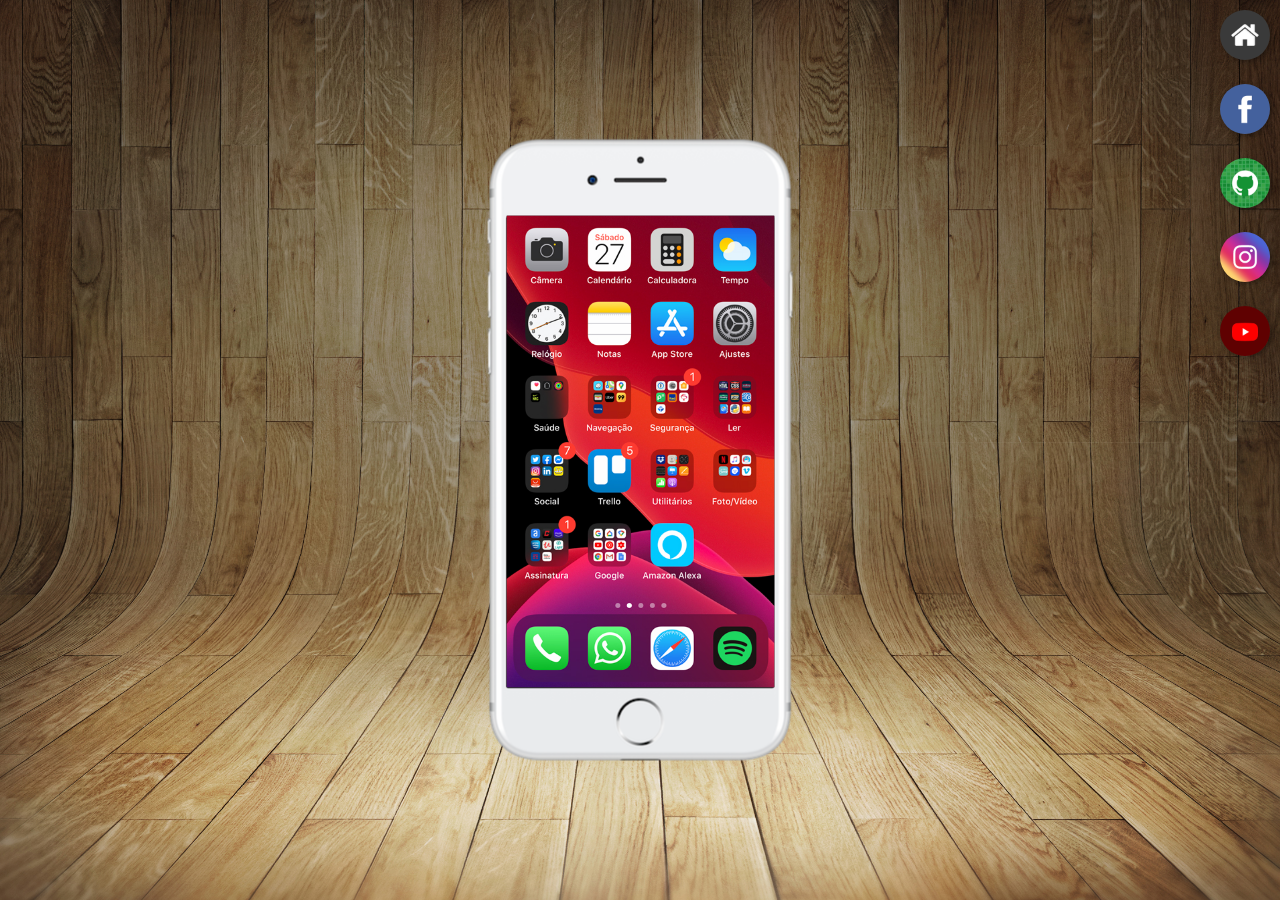
<file: index.html>
<!DOCTYPE html>
<html lang="pt-BR">
<head>
    <meta charset="UTF-8">
    <meta http-equiv="X-UA-Compatible" content="IE=edge">
    <meta name="viewport" content="width=device-width, initial-scale=1.0">
    <title>Rede sociais</title>
    <link rel="shortcut icon" href="favicon.ico" type="image/x-icon">
    <link rel="stylesheet" href="estilos/style.css">
</head>
<body>
    <main>
        <section id="telefone">
            <iframe name="tela" id="tela" src="home.html" frameborder="0">
                seu navegador nao e compatível
            </iframe>
        </section>
        <section id="redes-sociais">
            <a href="home.html" target="tela"><img src="imagens/logo-home.jpg" alt="home"></a><br>

            <a href="facebook.html" target="tela"><img src="imagens/logo-facebook.jpg" alt="logo-facebook"></a><br>

            <a href="github.html" target="tela"><img src="imagens/logo-github.jpg" alt="logo-github"></a><br>

            <a href="instagram.html" target="tela"><img src="imagens/logo-instagram.jpg" alt="logo-instagram"></a><br>

            <a href="youtube.html" target="tela"><img src="imagens/logo-youtube.jpg" alt="logo-youtube"></a><br>
        </section>
    </main>
</body>
</html>
</file>
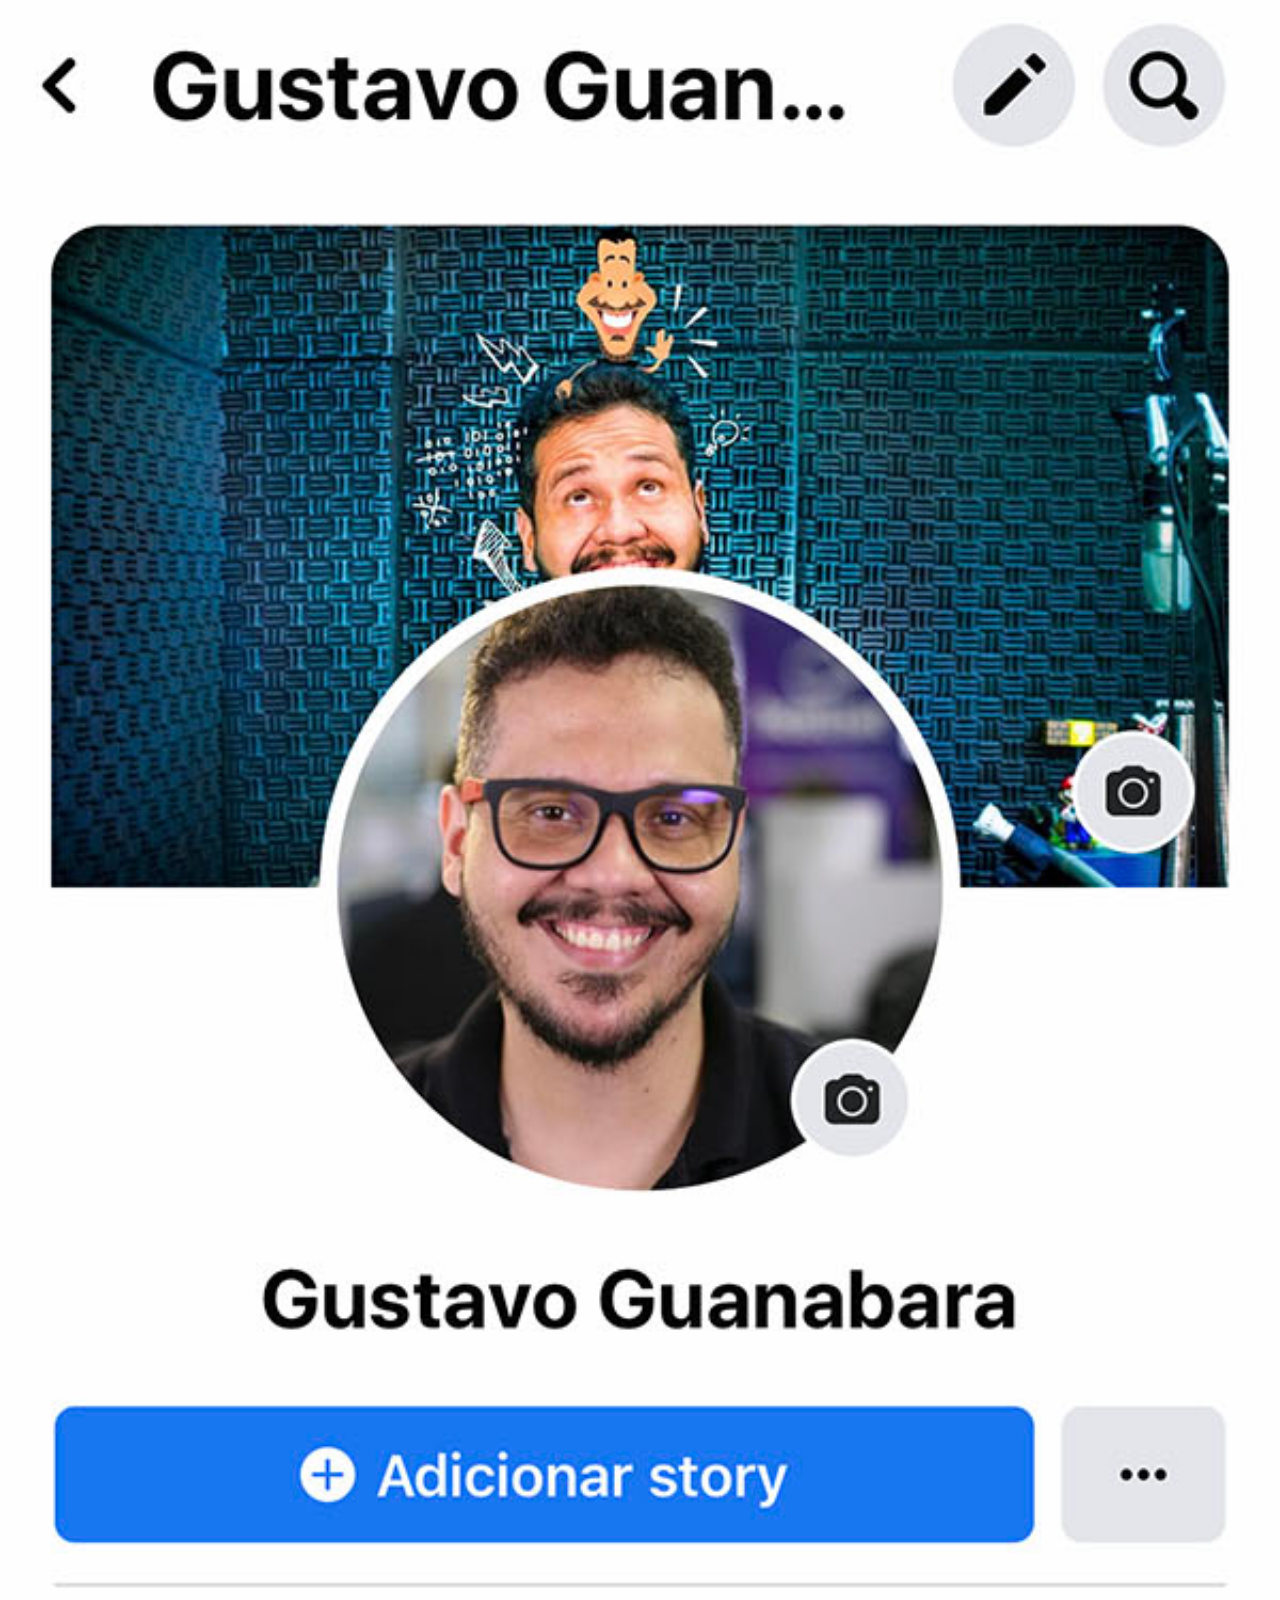
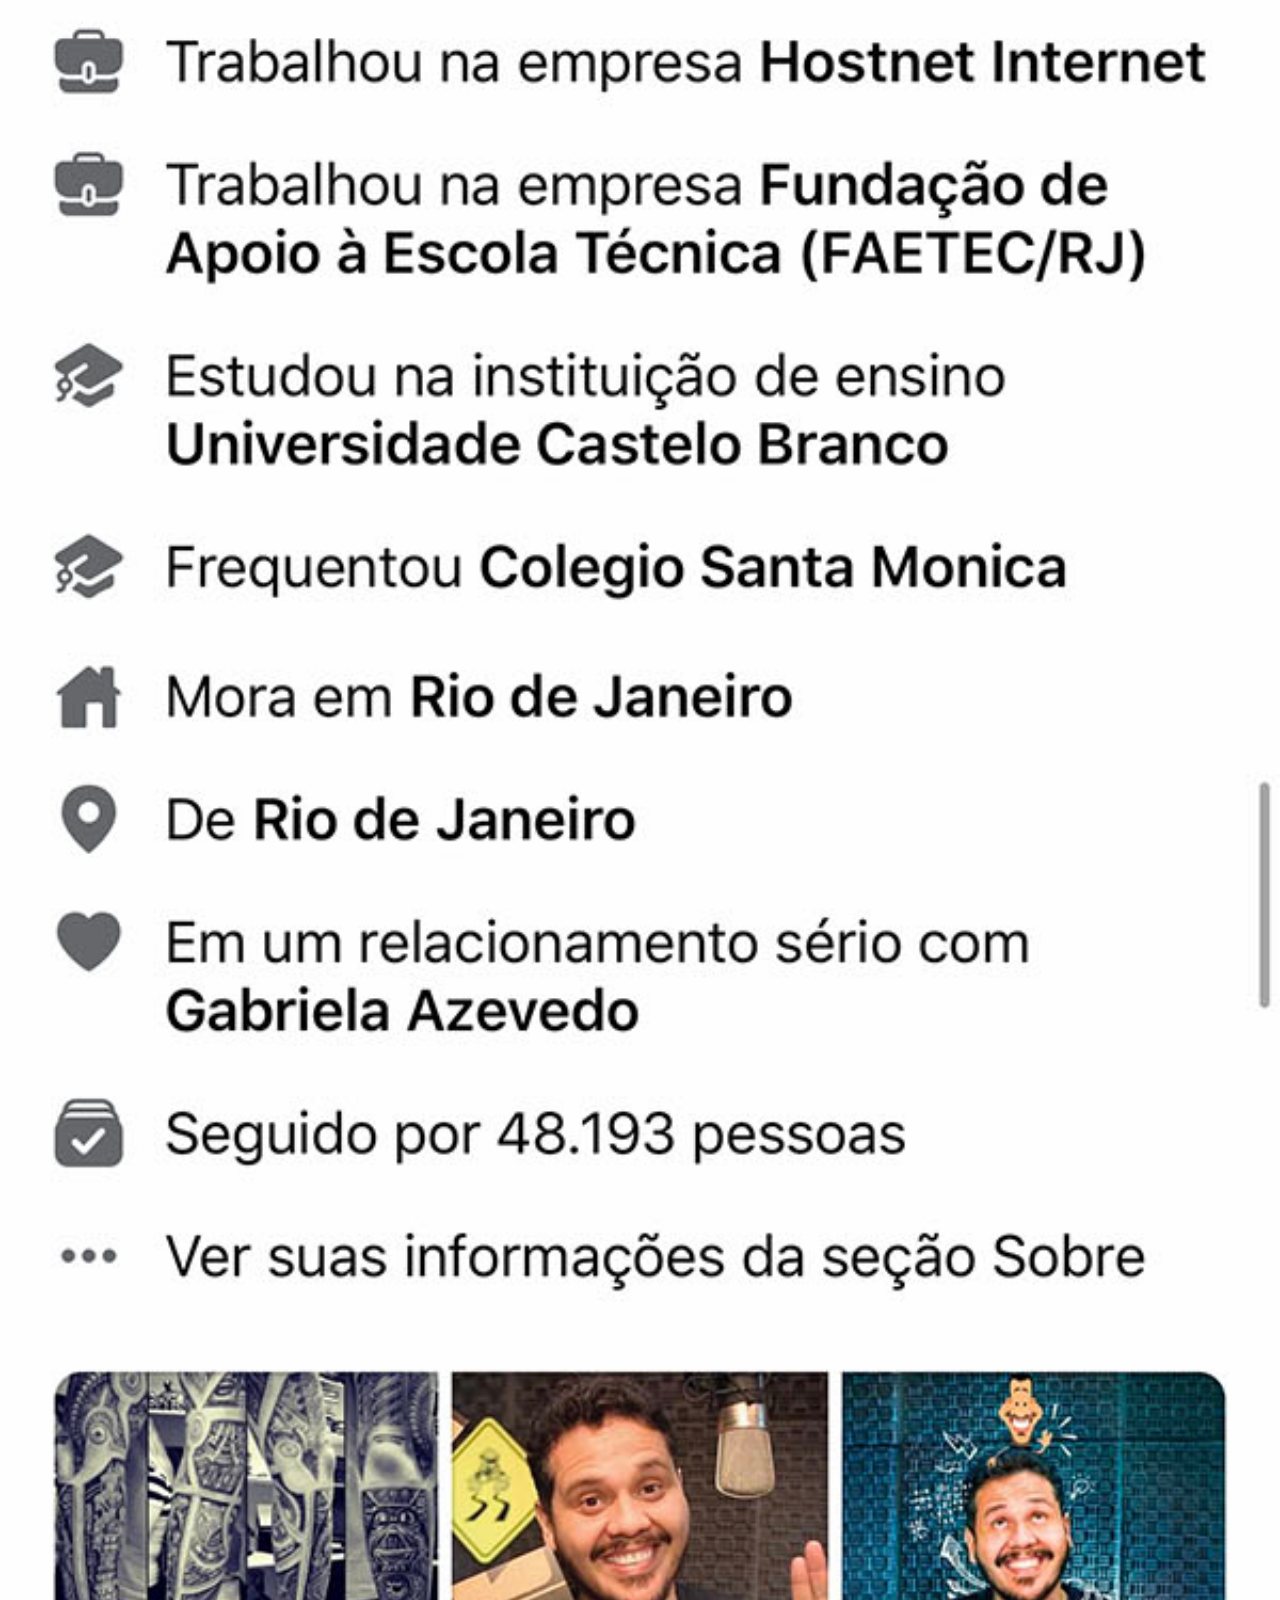
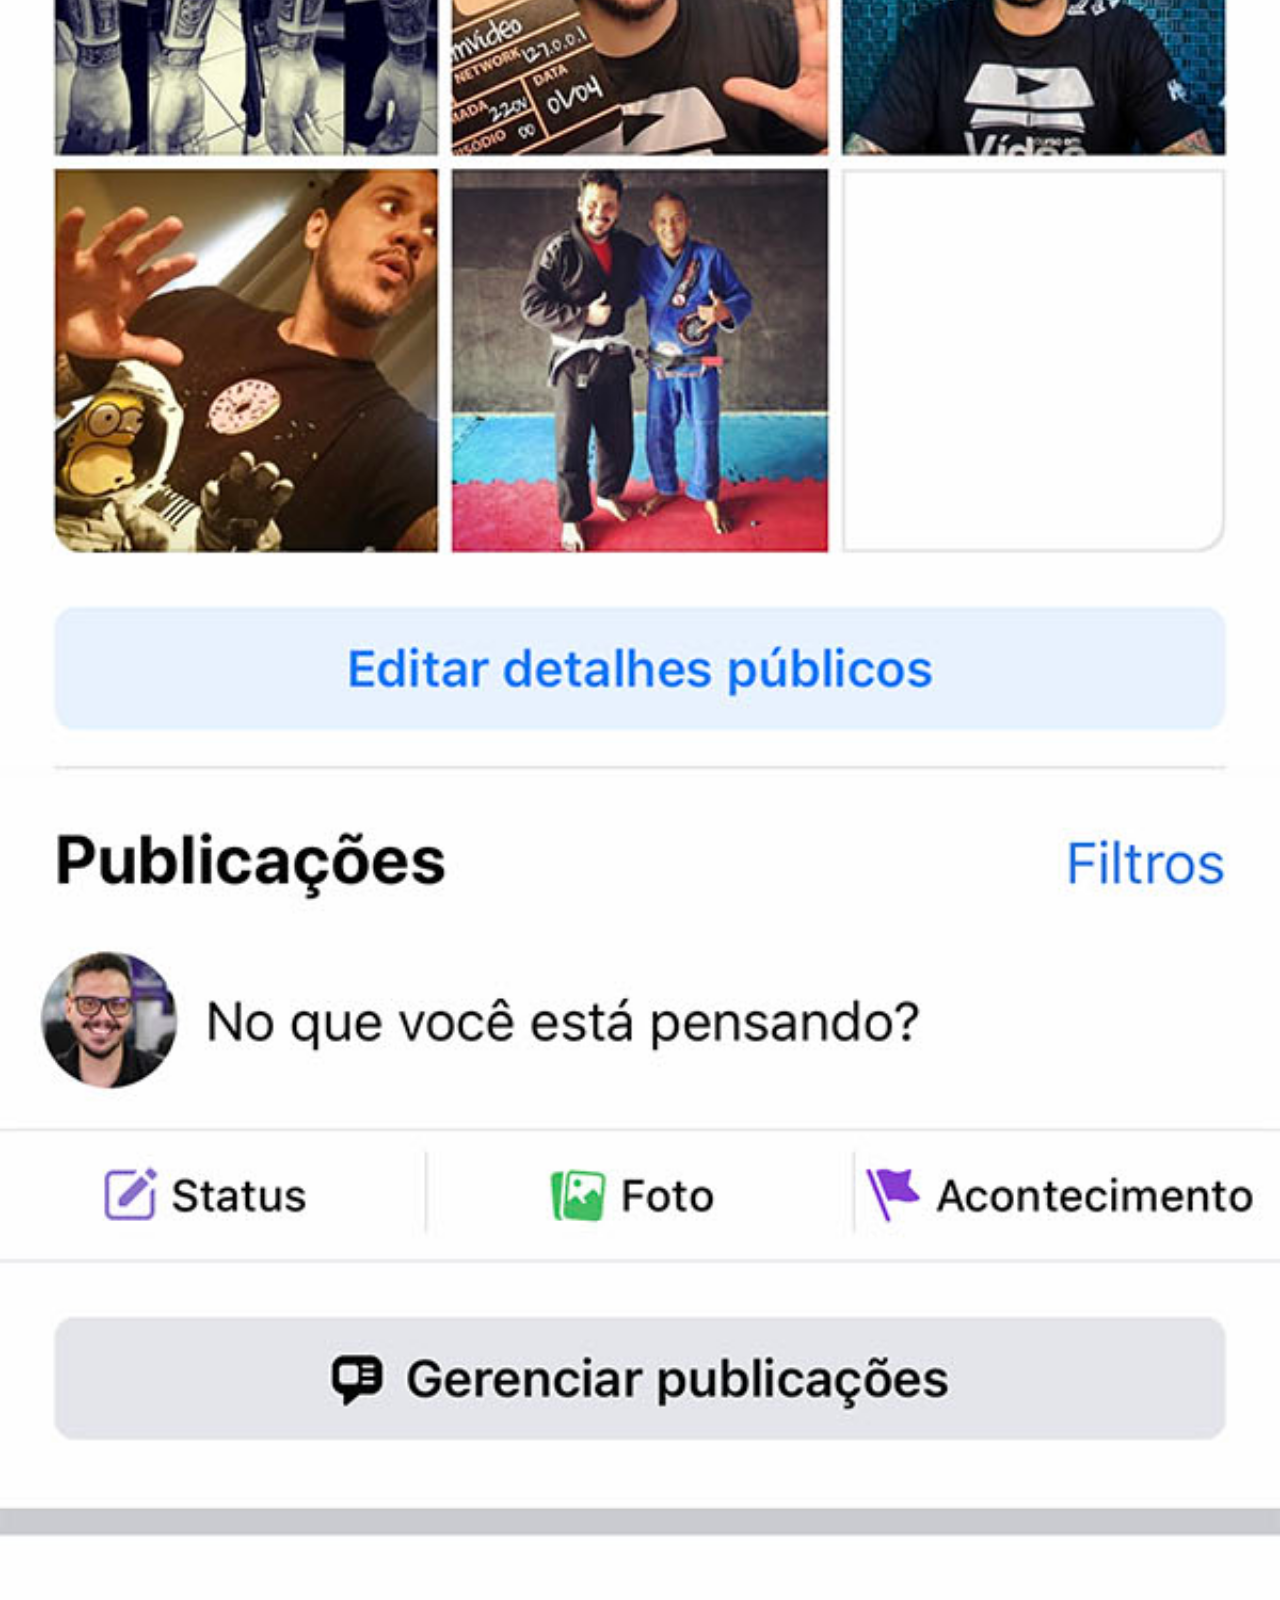
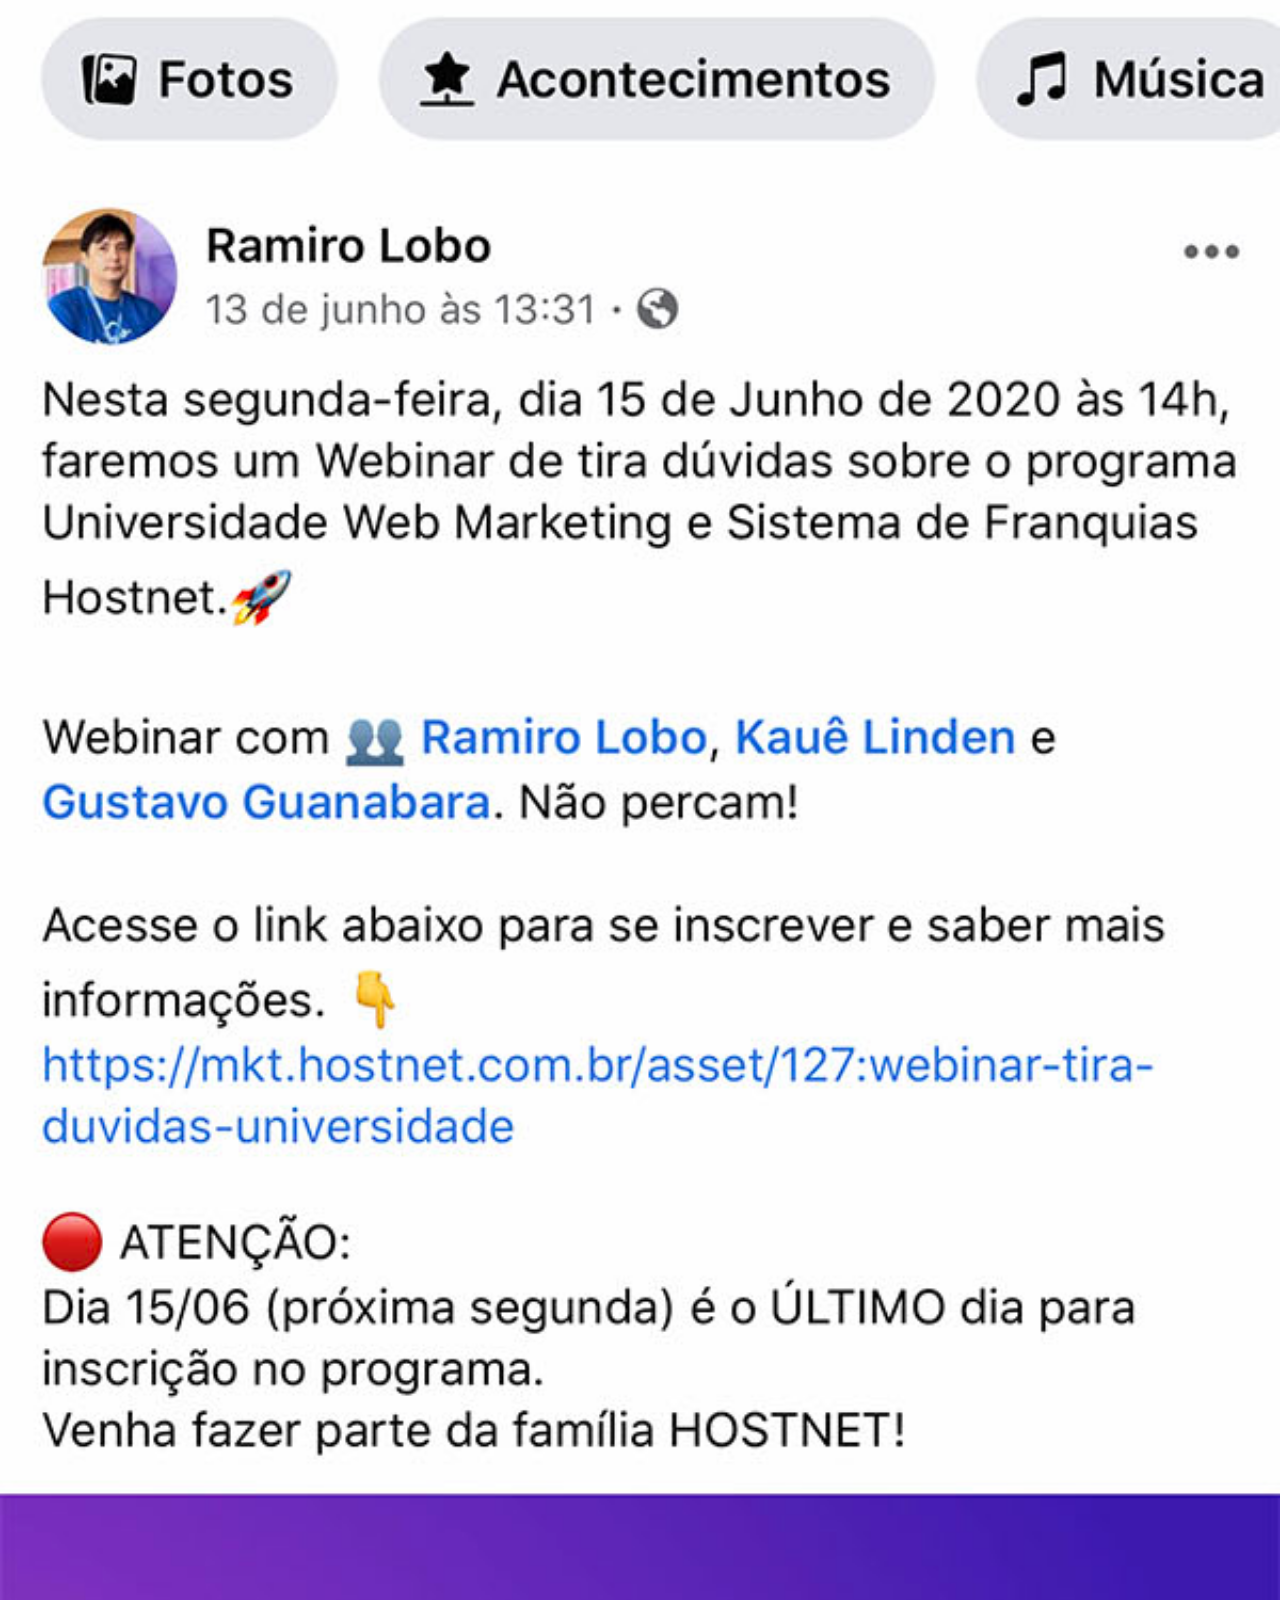
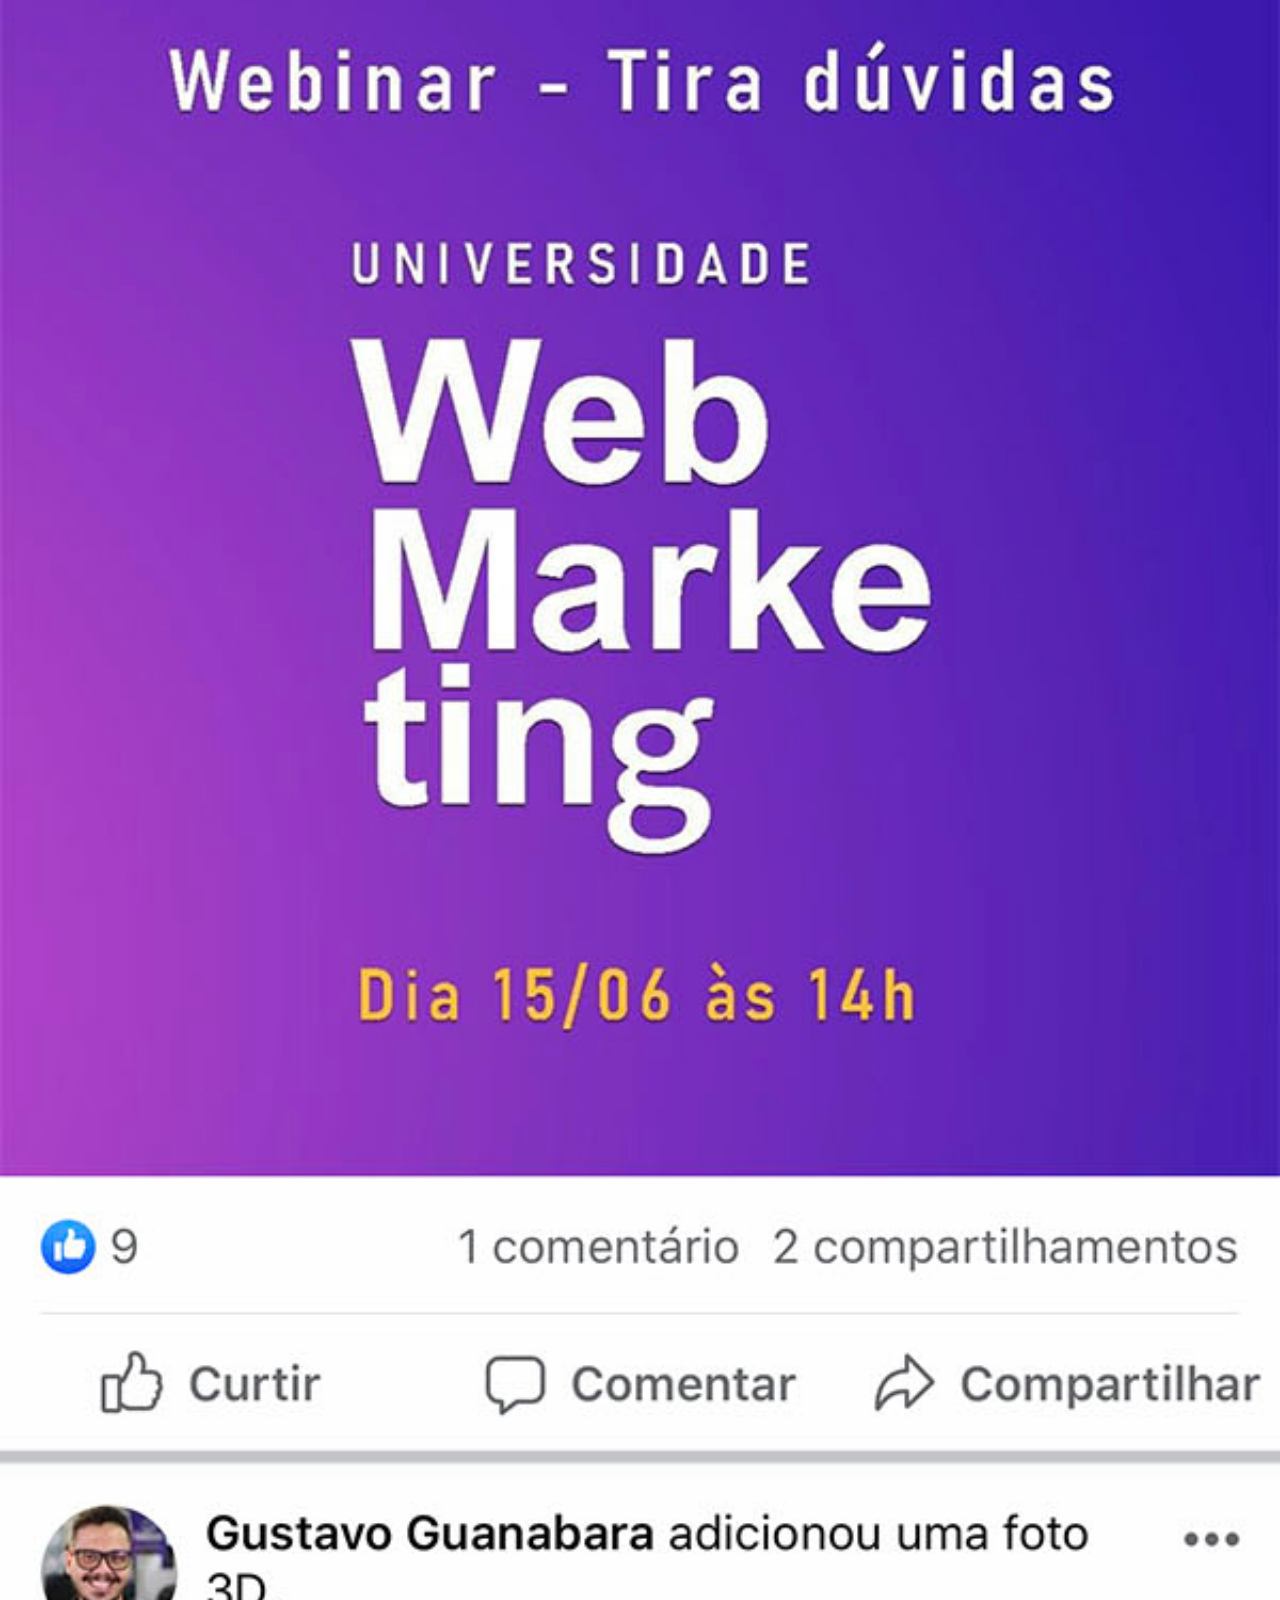
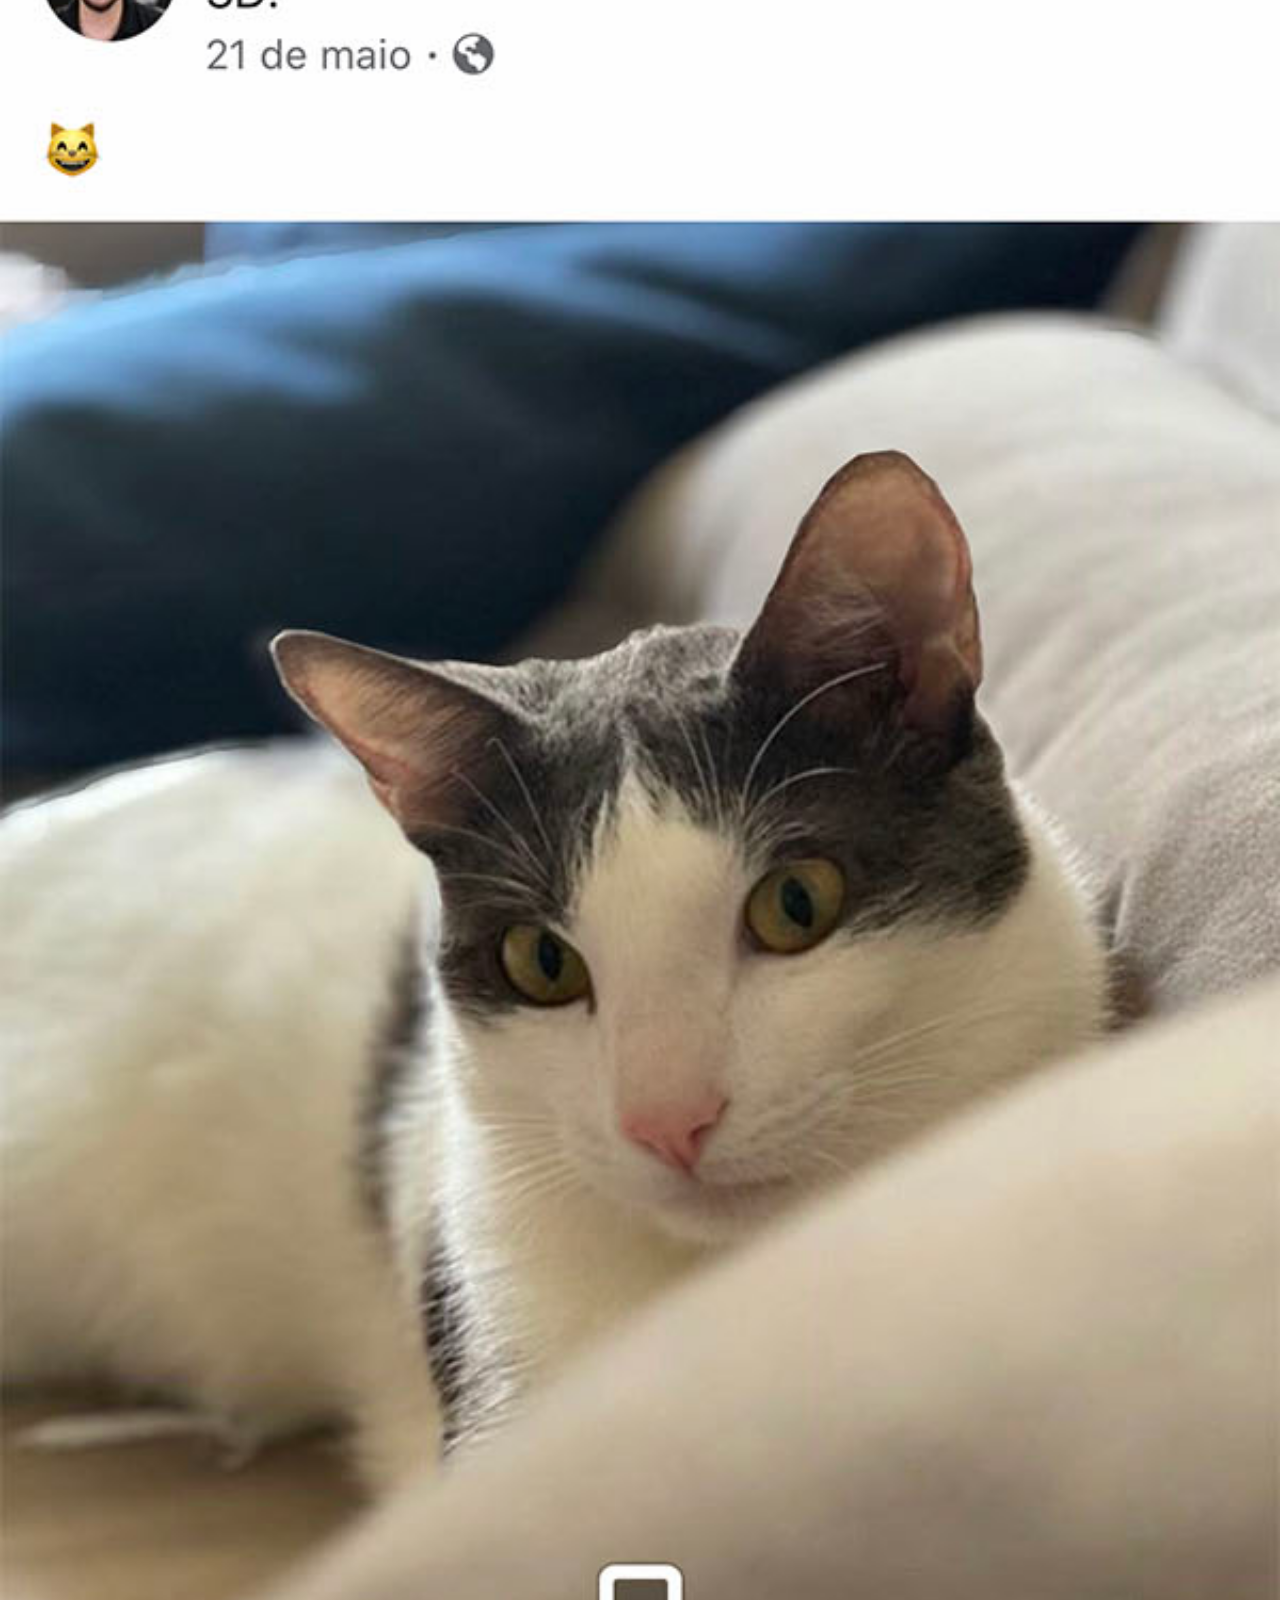
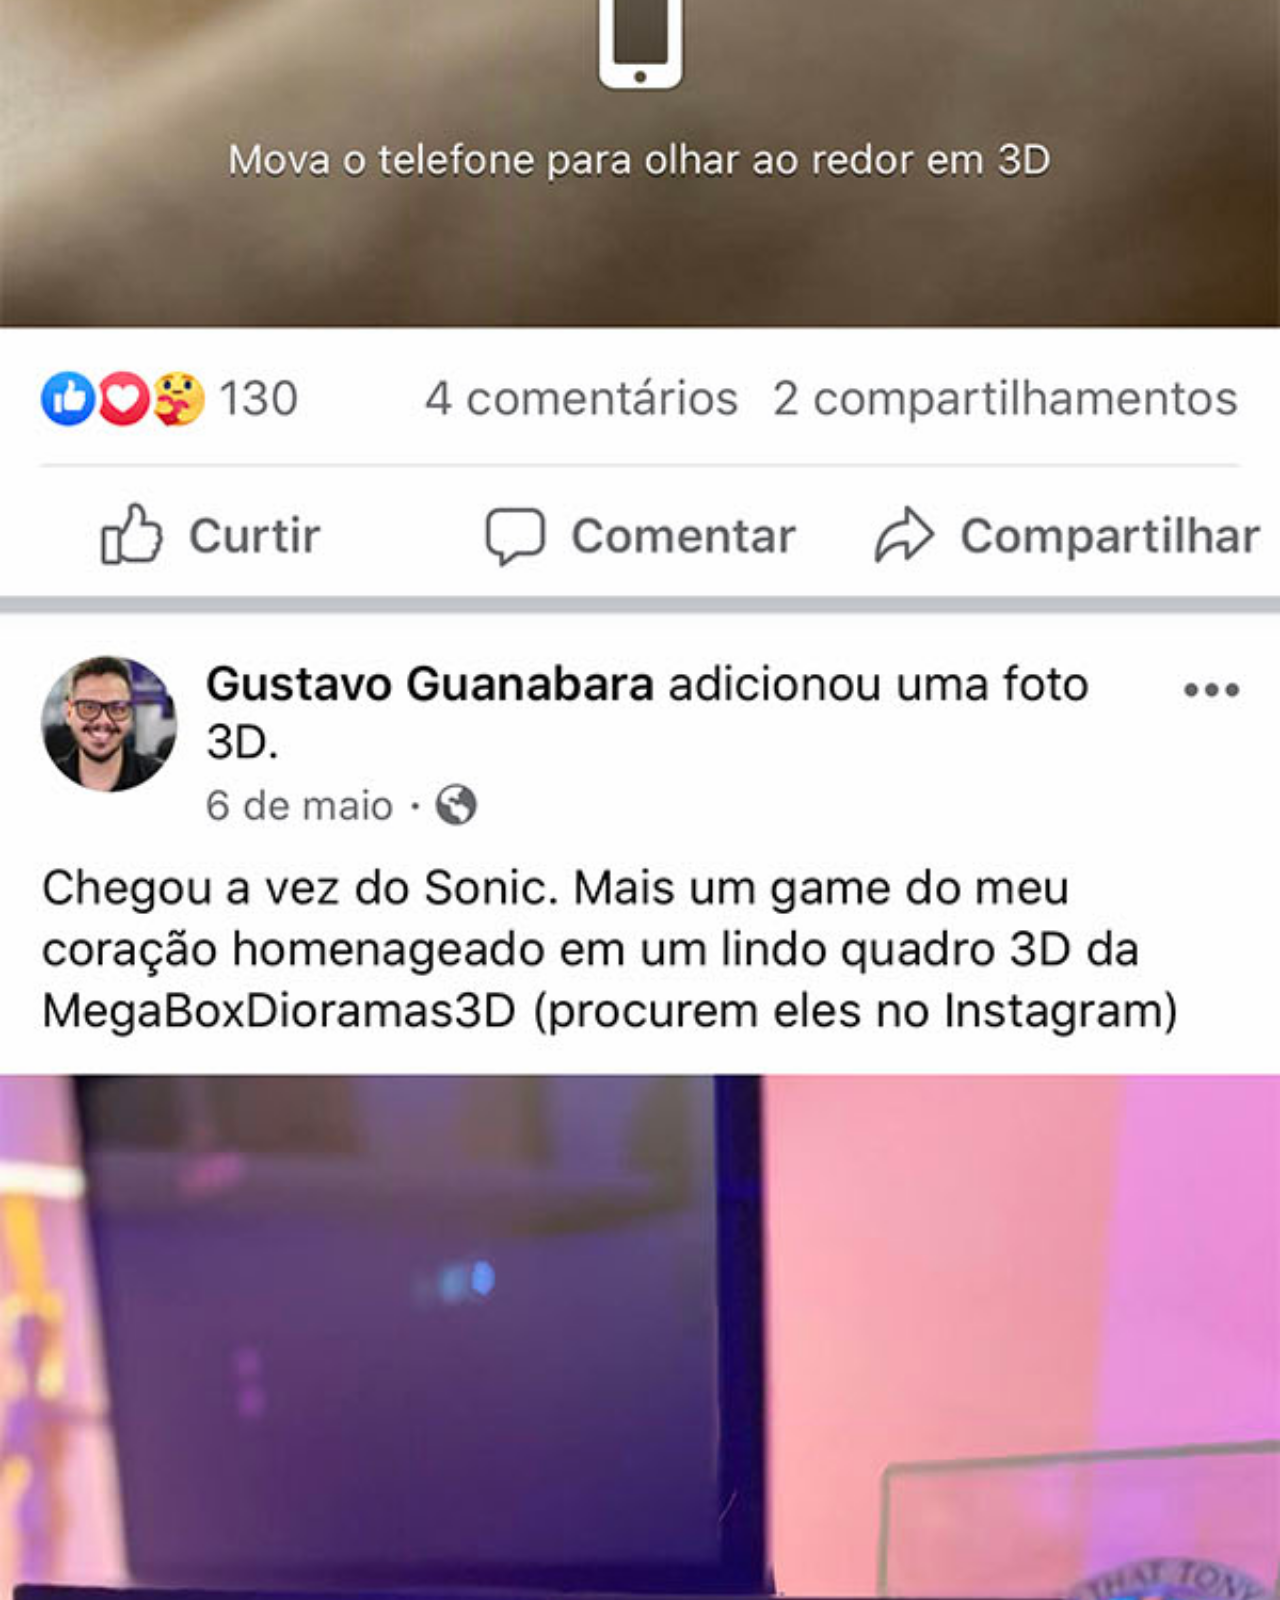
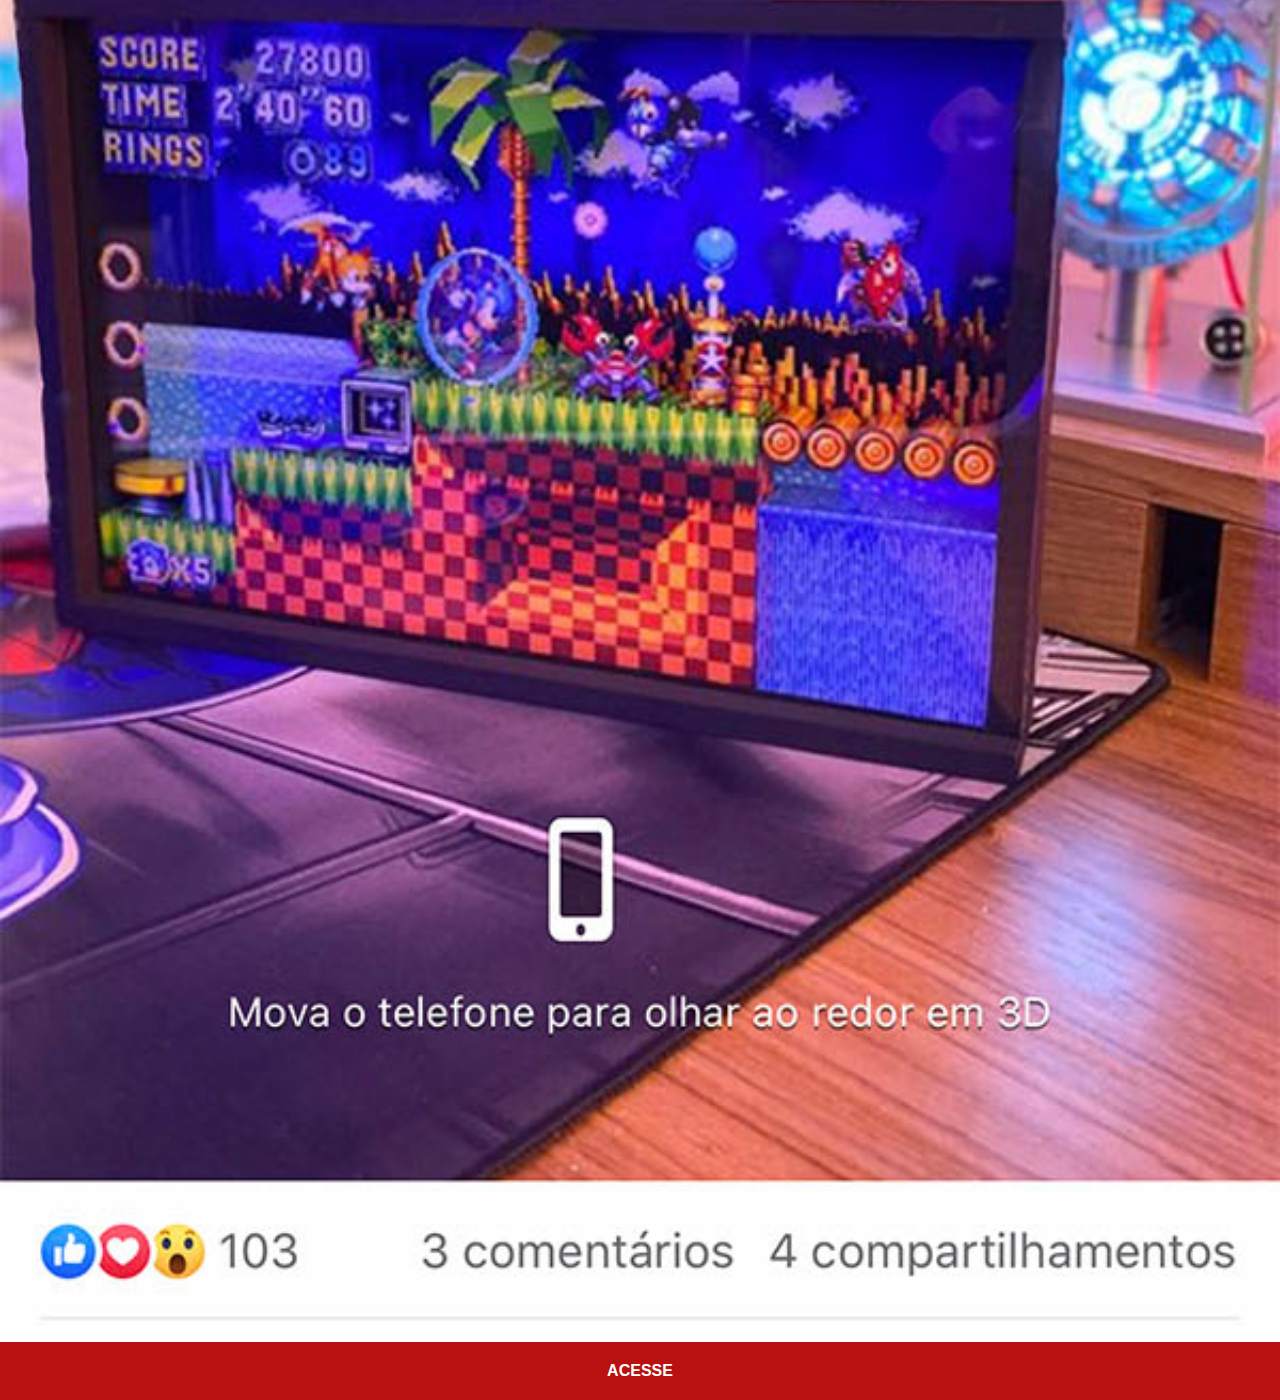
<file: facebook.html>
<!DOCTYPE html>
<html lang="pt-BR">
<head>
    <meta charset="UTF-8">
    <meta http-equiv="X-UA-Compatible" content="IE=edge">
    <meta name="viewport" content="width=device-width, initial-scale=1.0">
    <title>facebook</title>
    <link rel="stylesheet" href="estilos/social.css">
</head>
<body>
    <img src="imagens/tela-facebook.jpg" alt="facebook">
    <a href="https://www.facebook.com/profile.php?id=100008613853864" target="_blank">ACESSE</a>
</body>
</html>
</file>
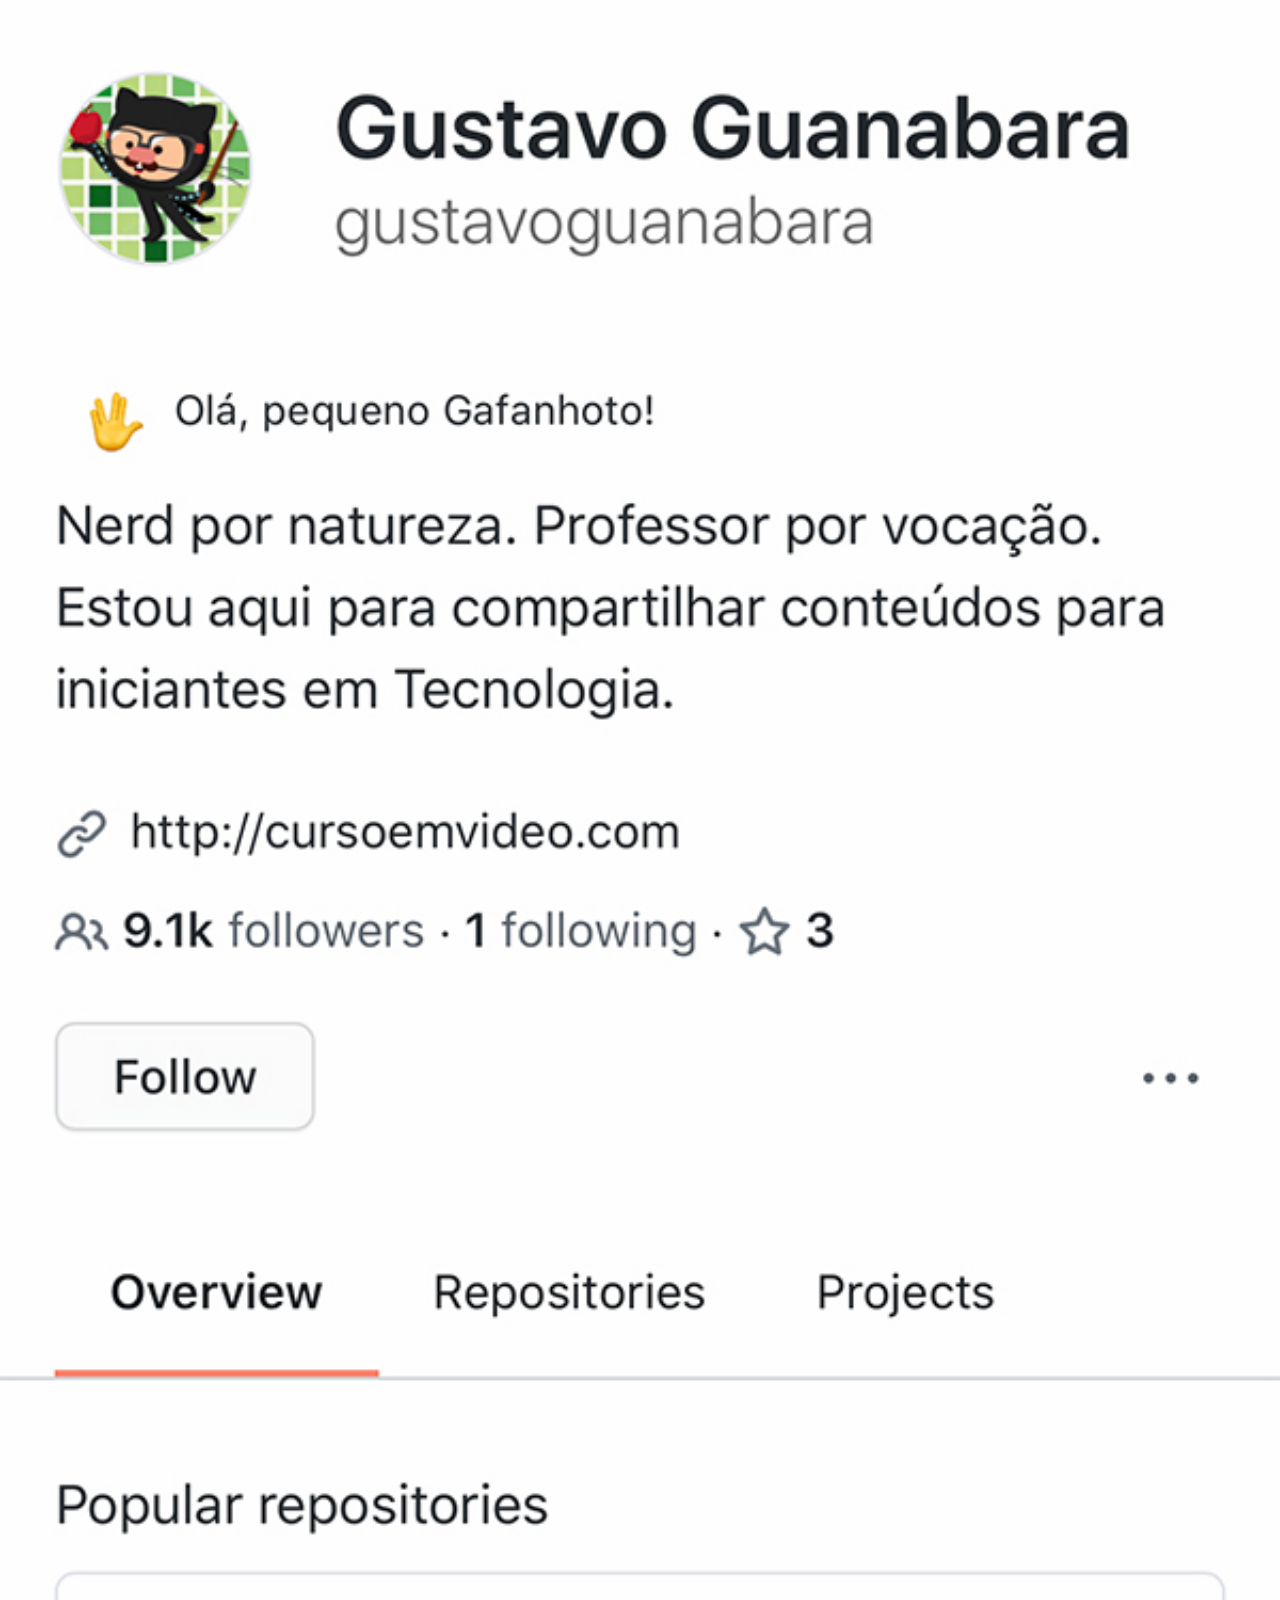
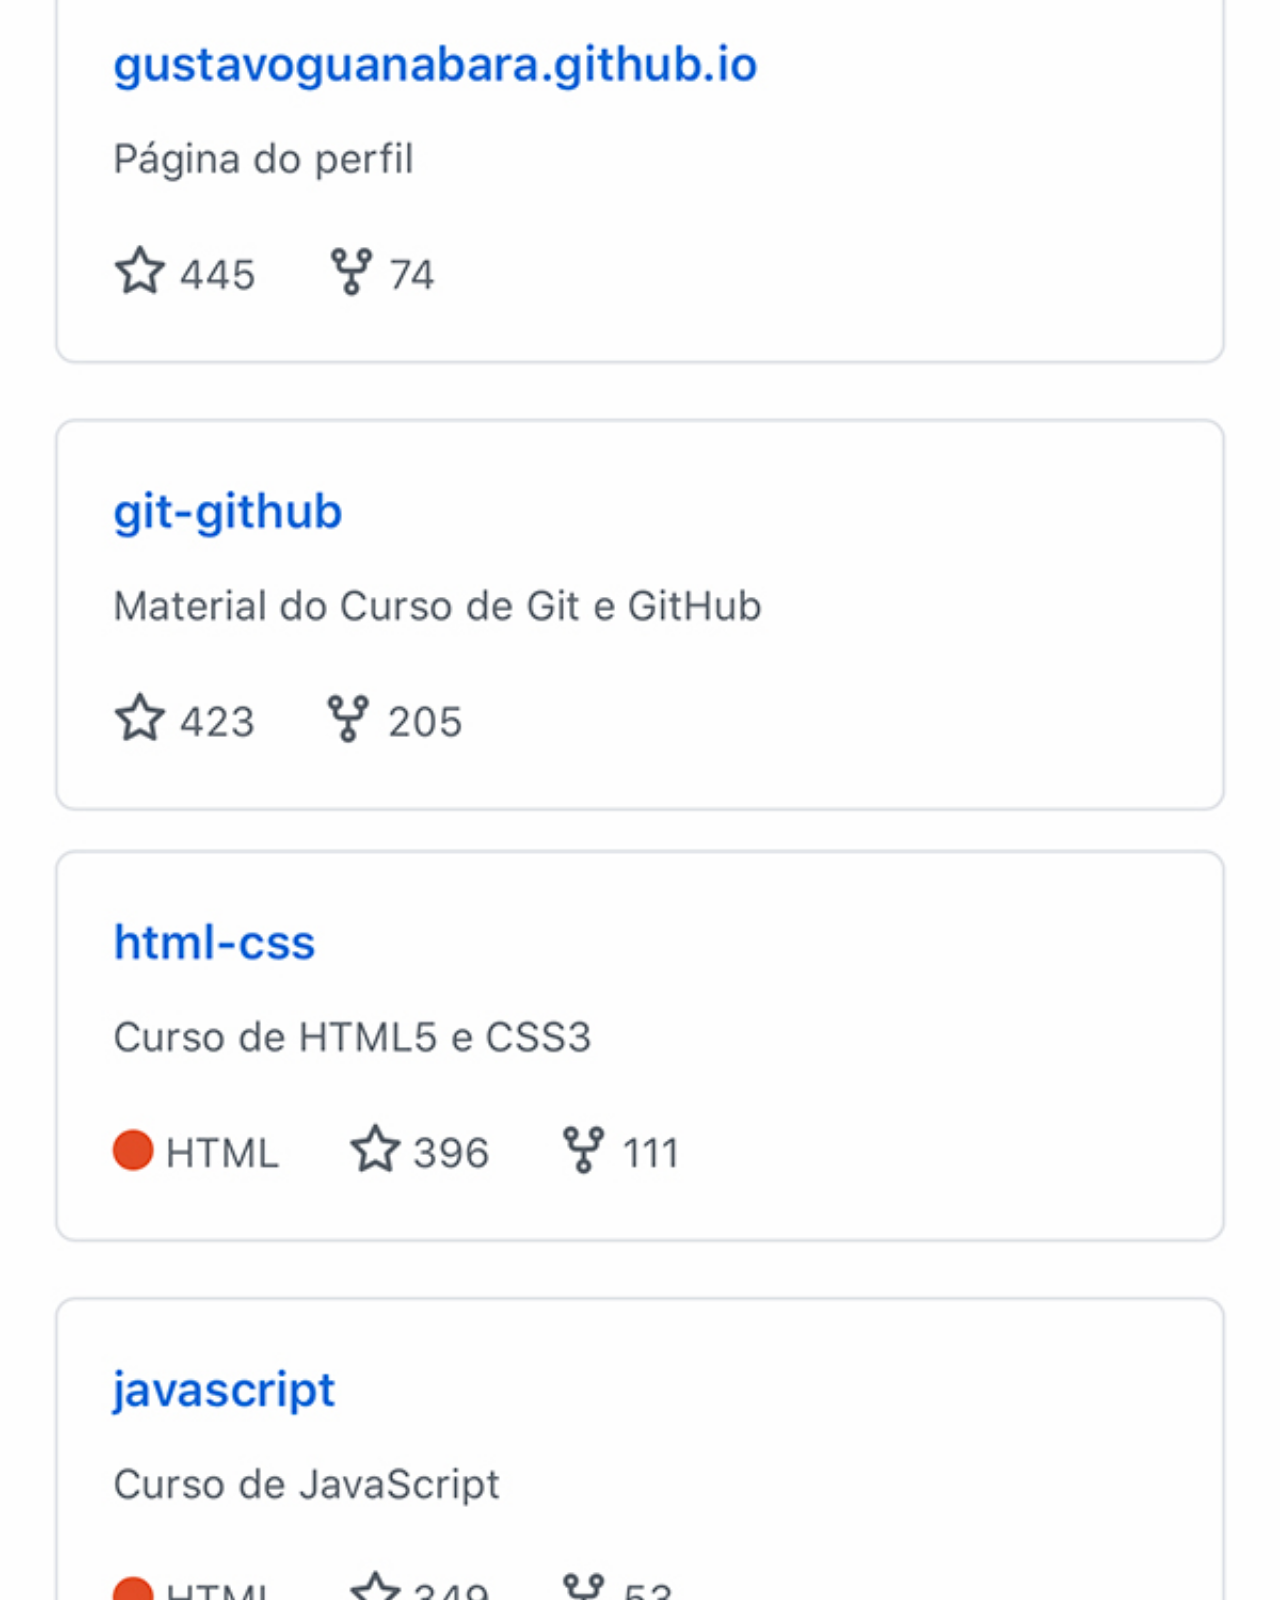
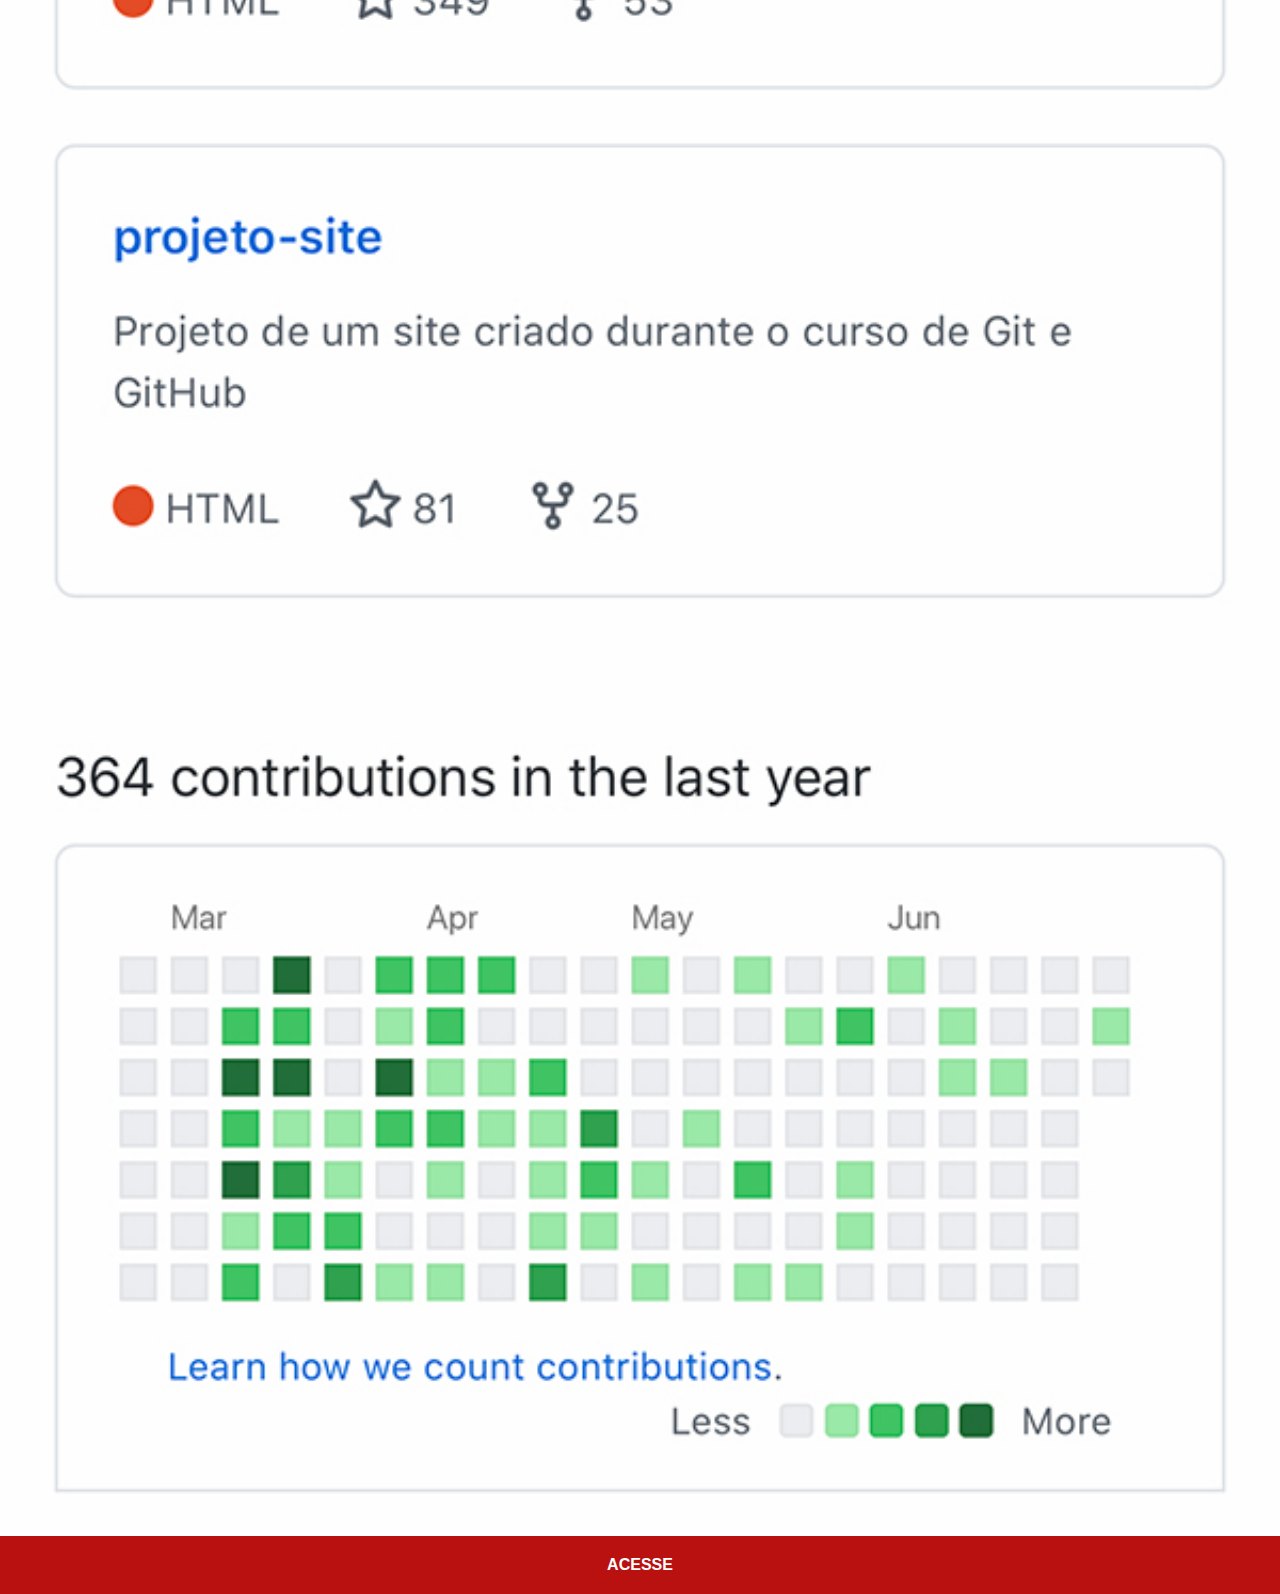
<file: github.html>
<!DOCTYPE html>
<html lang="pt-BR">
<head>
    <meta charset="UTF-8">
    <meta http-equiv="X-UA-Compatible" content="IE=edge">
    <meta name="viewport" content="width=device-width, initial-scale=1.0">
    <title>Git Hub</title>
    <link rel="stylesheet" href="estilos/social.css">
</head>
<body>
    <img src="imagens/tela-github.jpg" alt="github">
    <a href="http://127.0.0.1:5500/index.html" target="_blank">ACESSE</a>
</body>
</html>
</file>
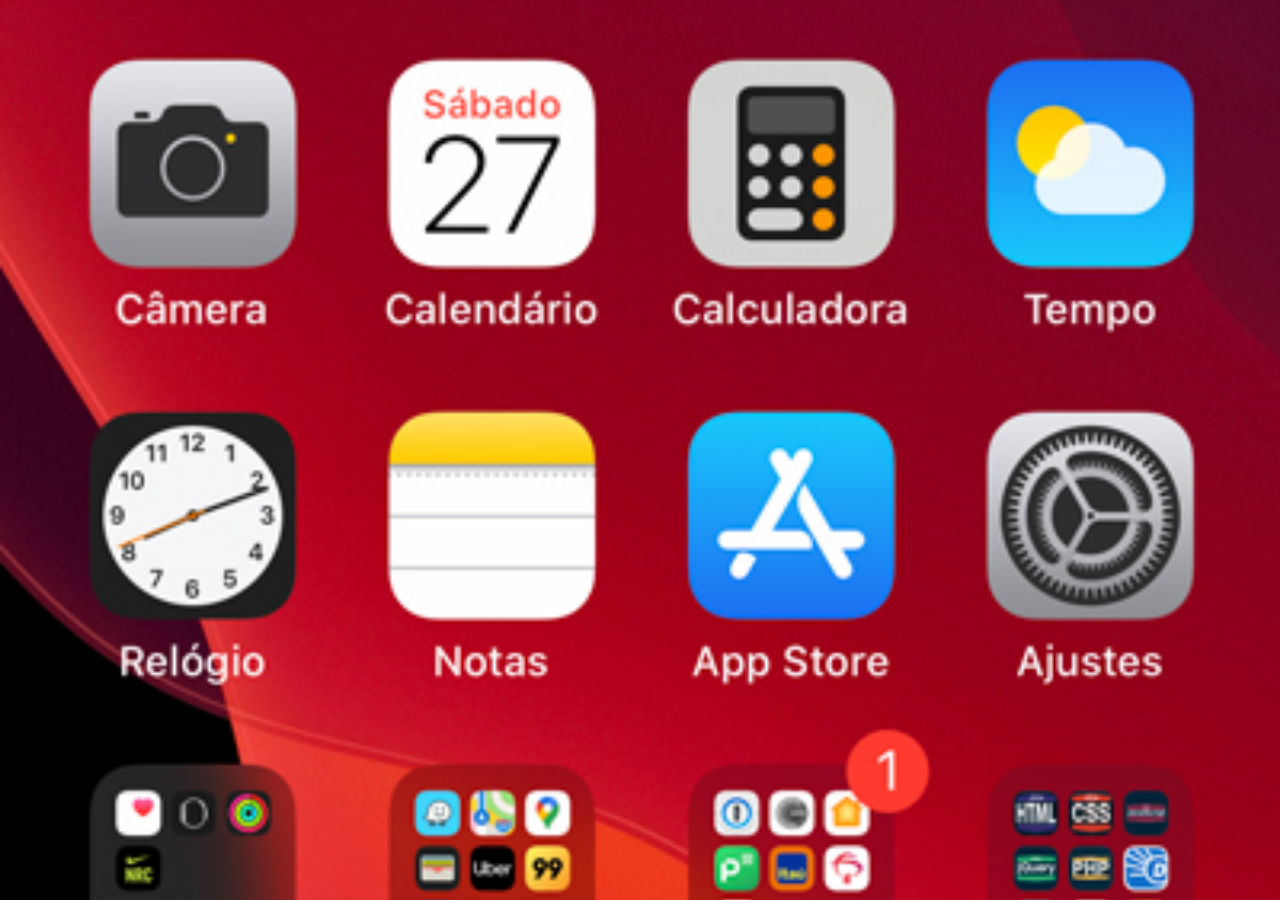
<file: home.html>
<!DOCTYPE html>
<html lang="pt-BR">
<head>
    <meta charset="UTF-8">
    <meta http-equiv="X-UA-Compatible" content="IE=edge">
    <meta name="viewport" content="width=device-width, initial-scale=1.0">
    <title>Home</title>
    <style>
        * {
            margin: 0%;
            padding: 0%;
        }
        body {
            width: 100%;
            height: 100%;
            background: black url('imagens/tela-home.jpg')no-repeat
            top center;
            background-size: cover;
            background-attachment: fixed;
        }
    </style>
</head>
<body>
    
</body>
</html>
</file>
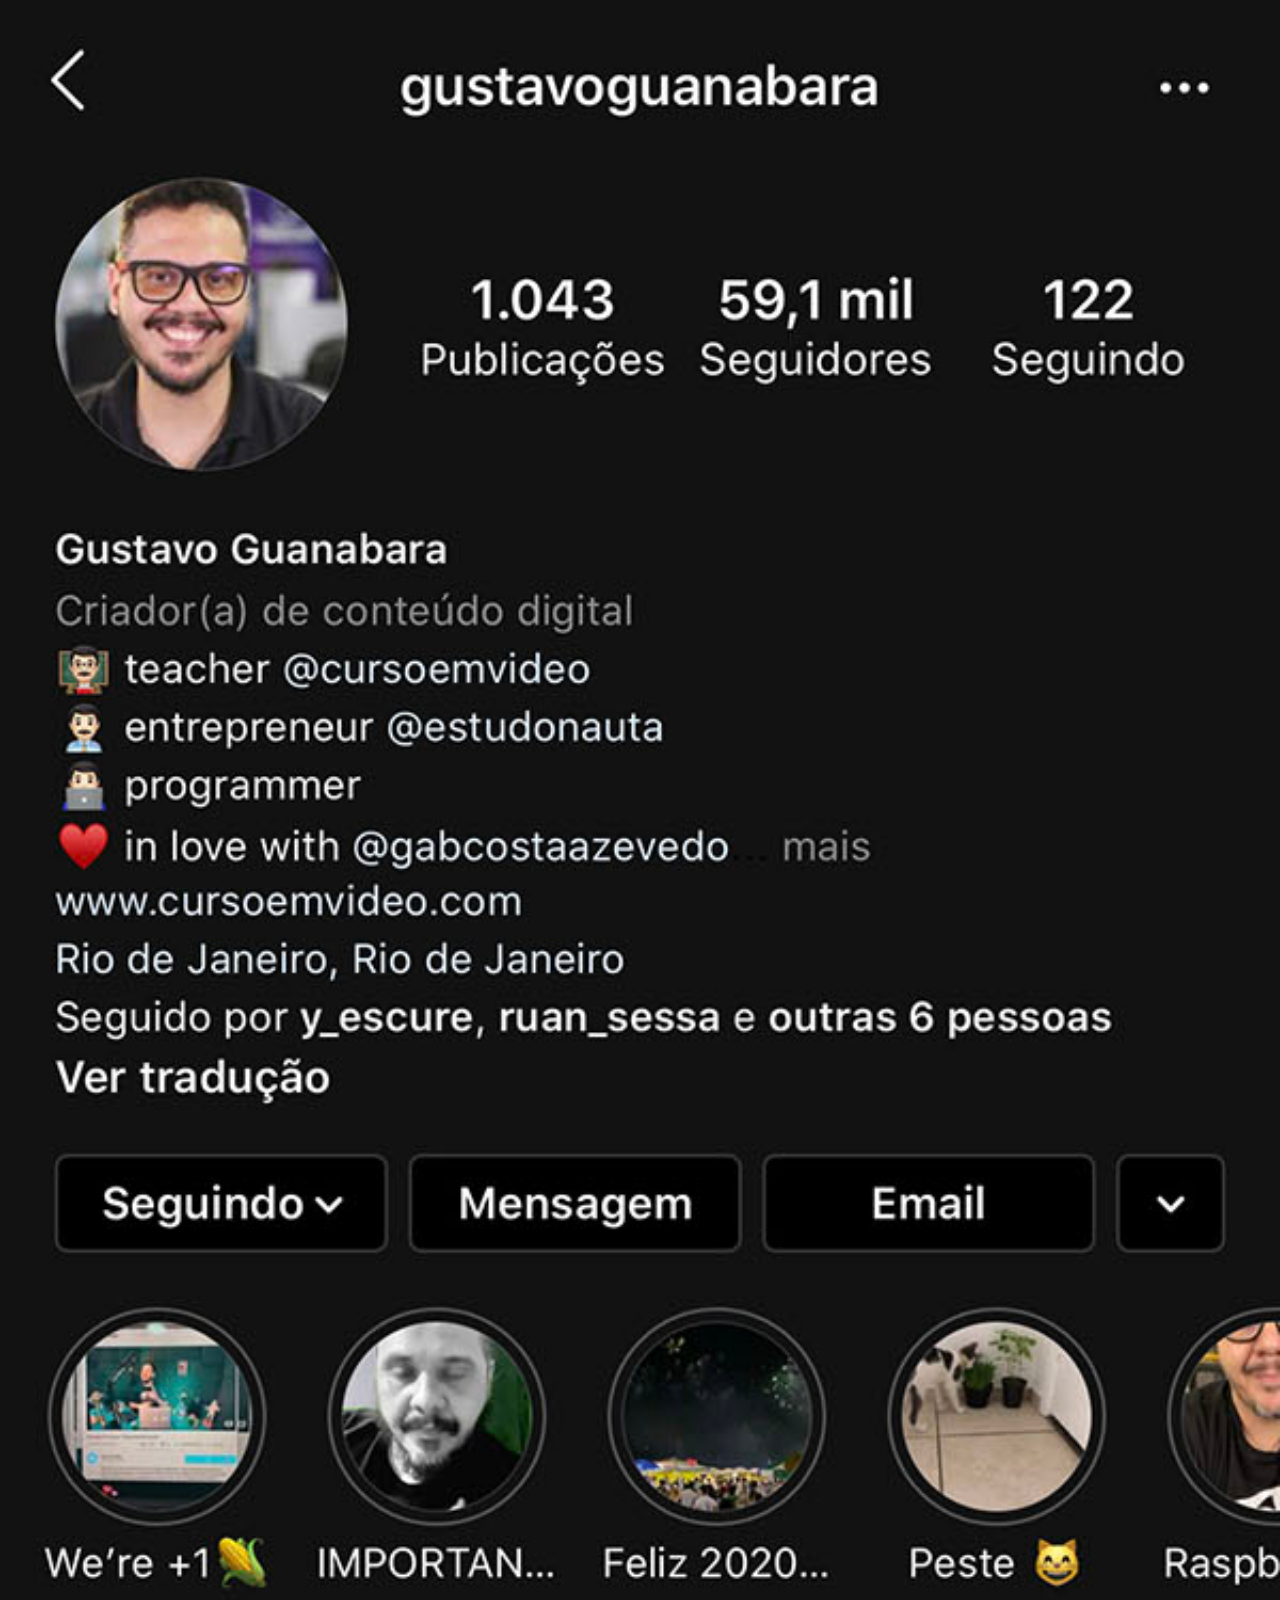
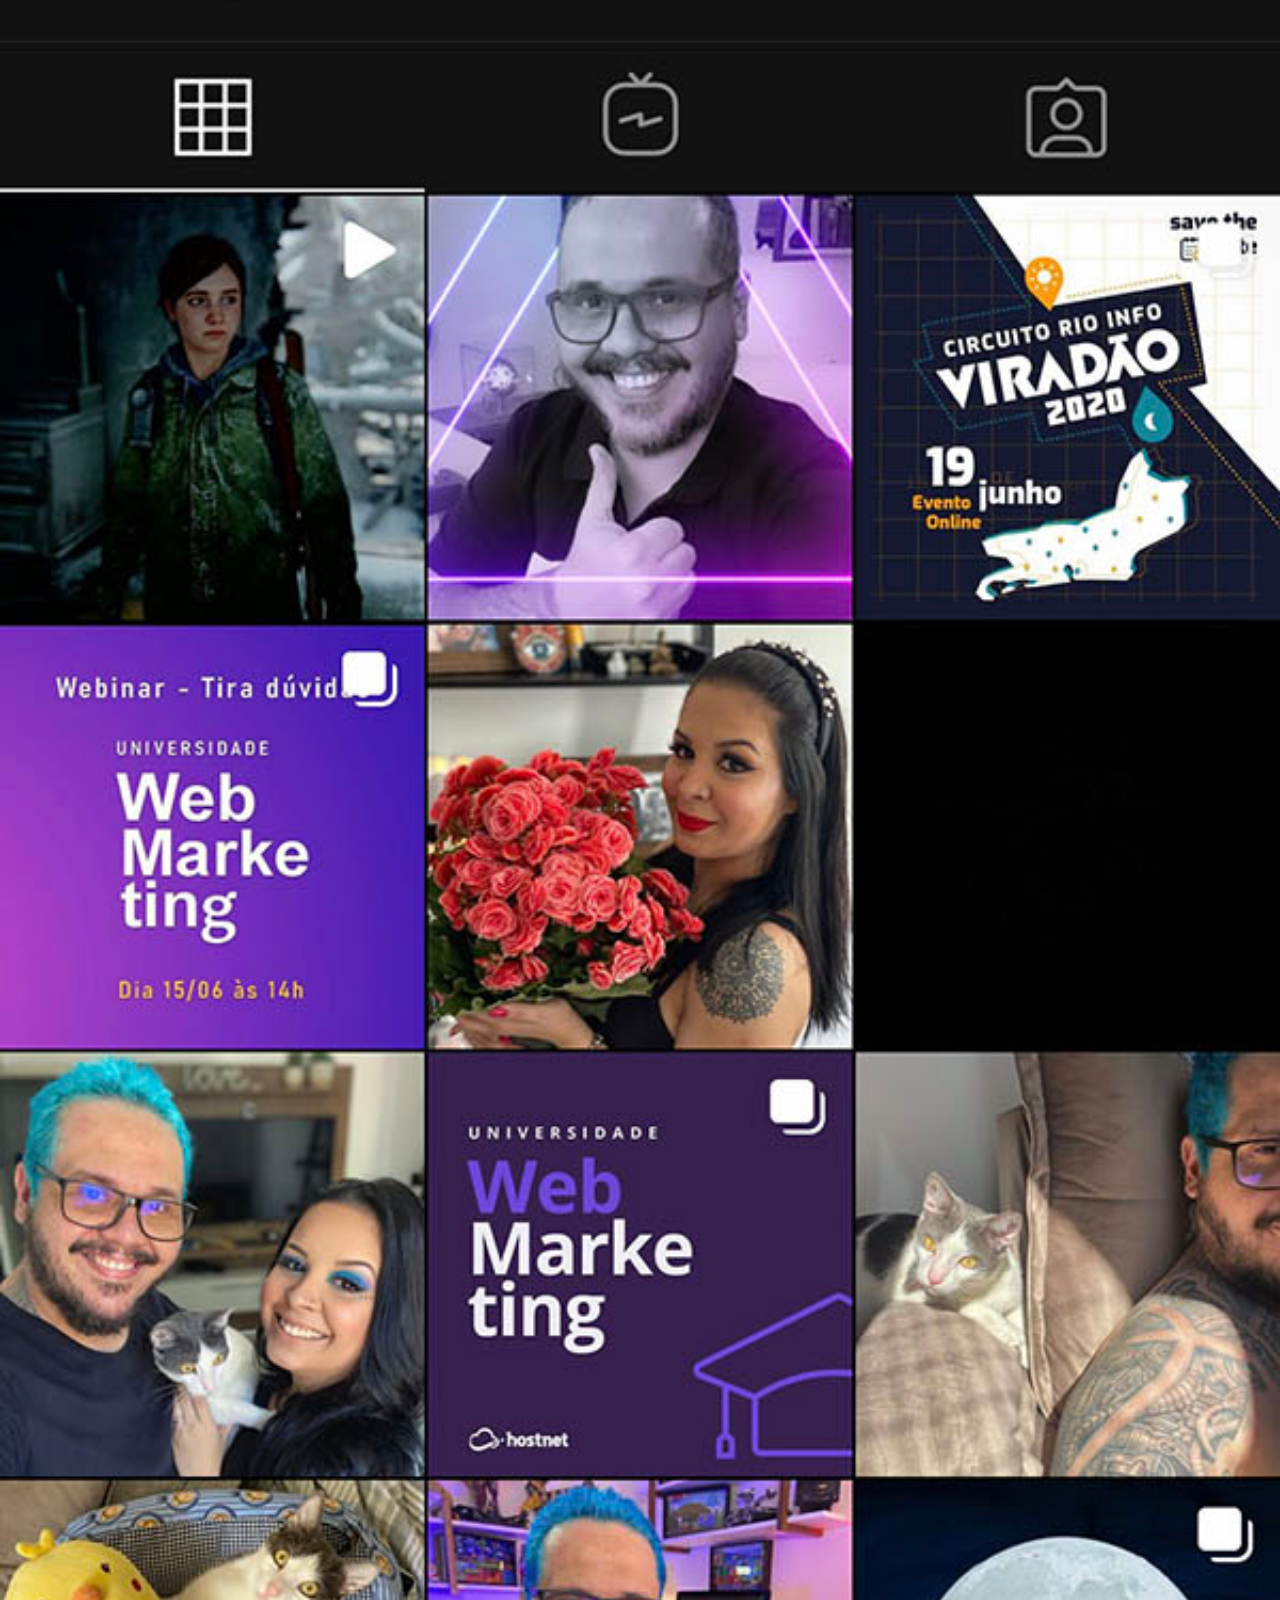
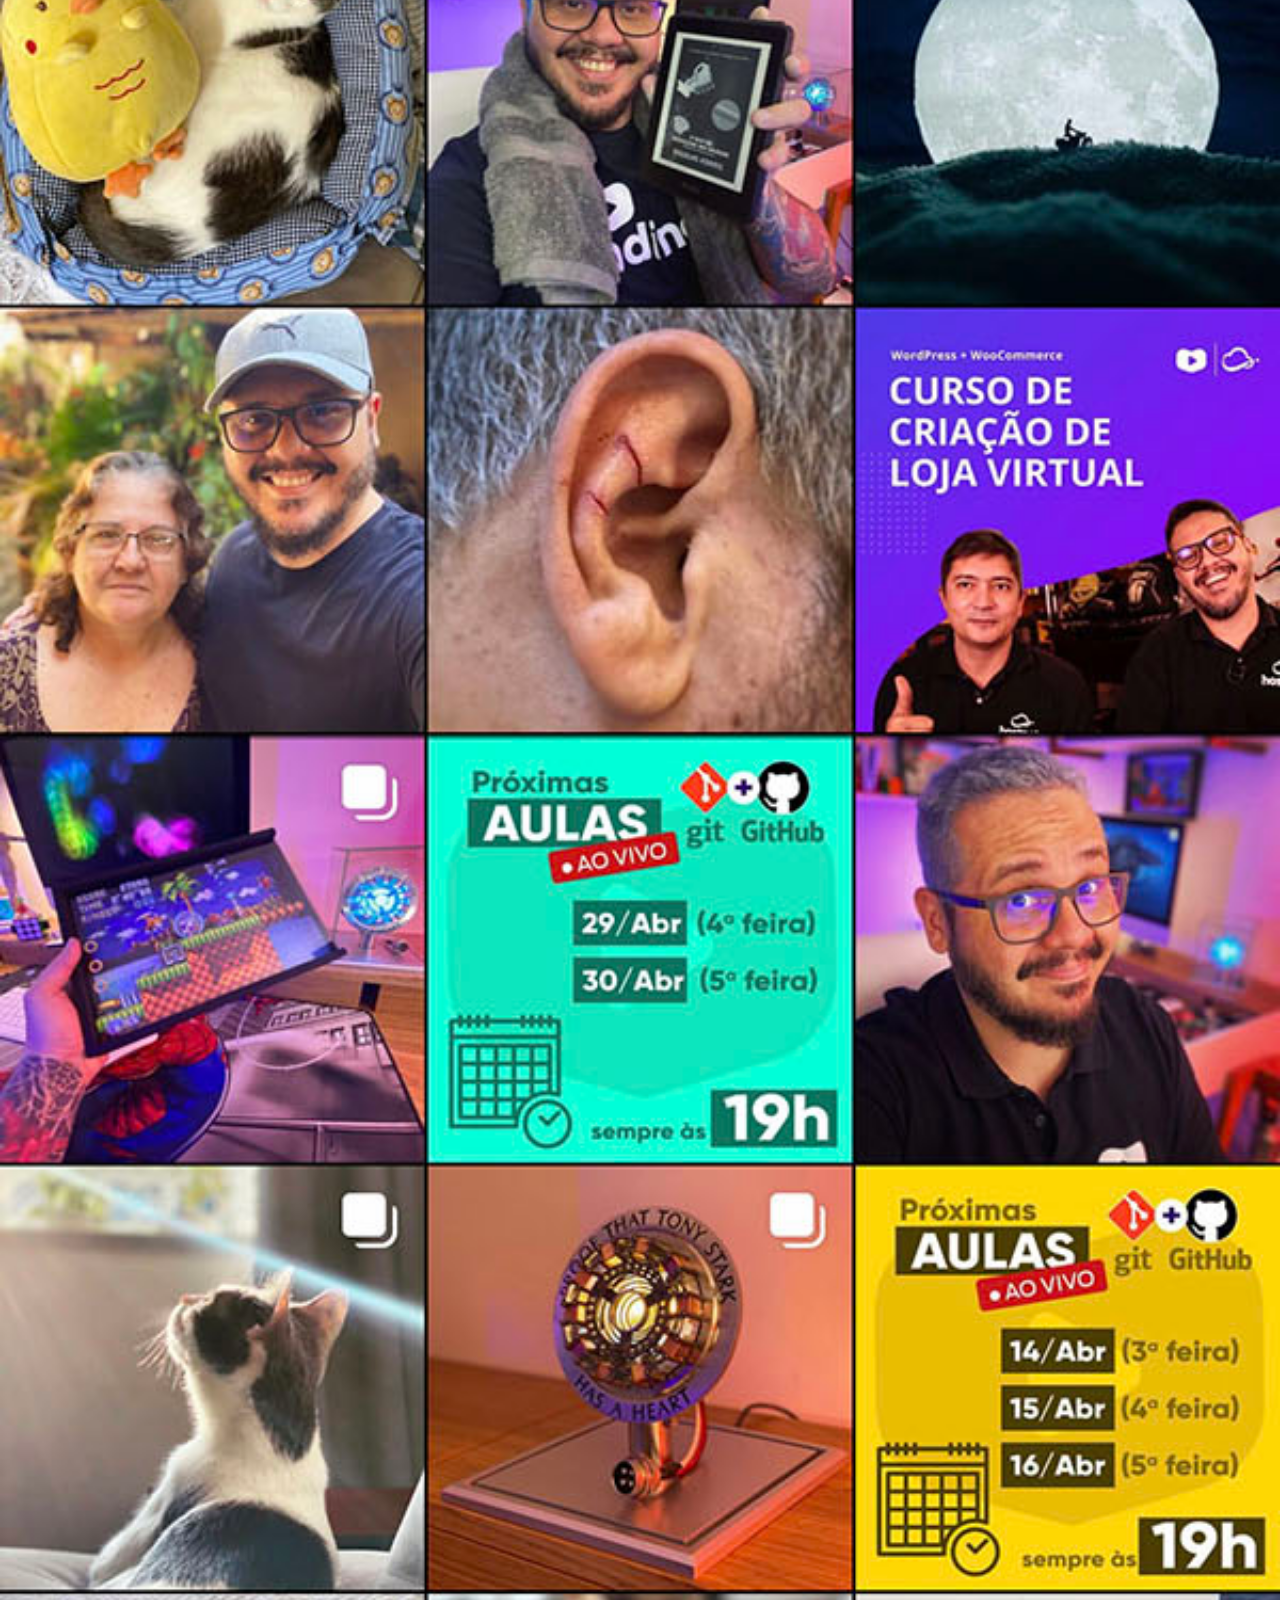
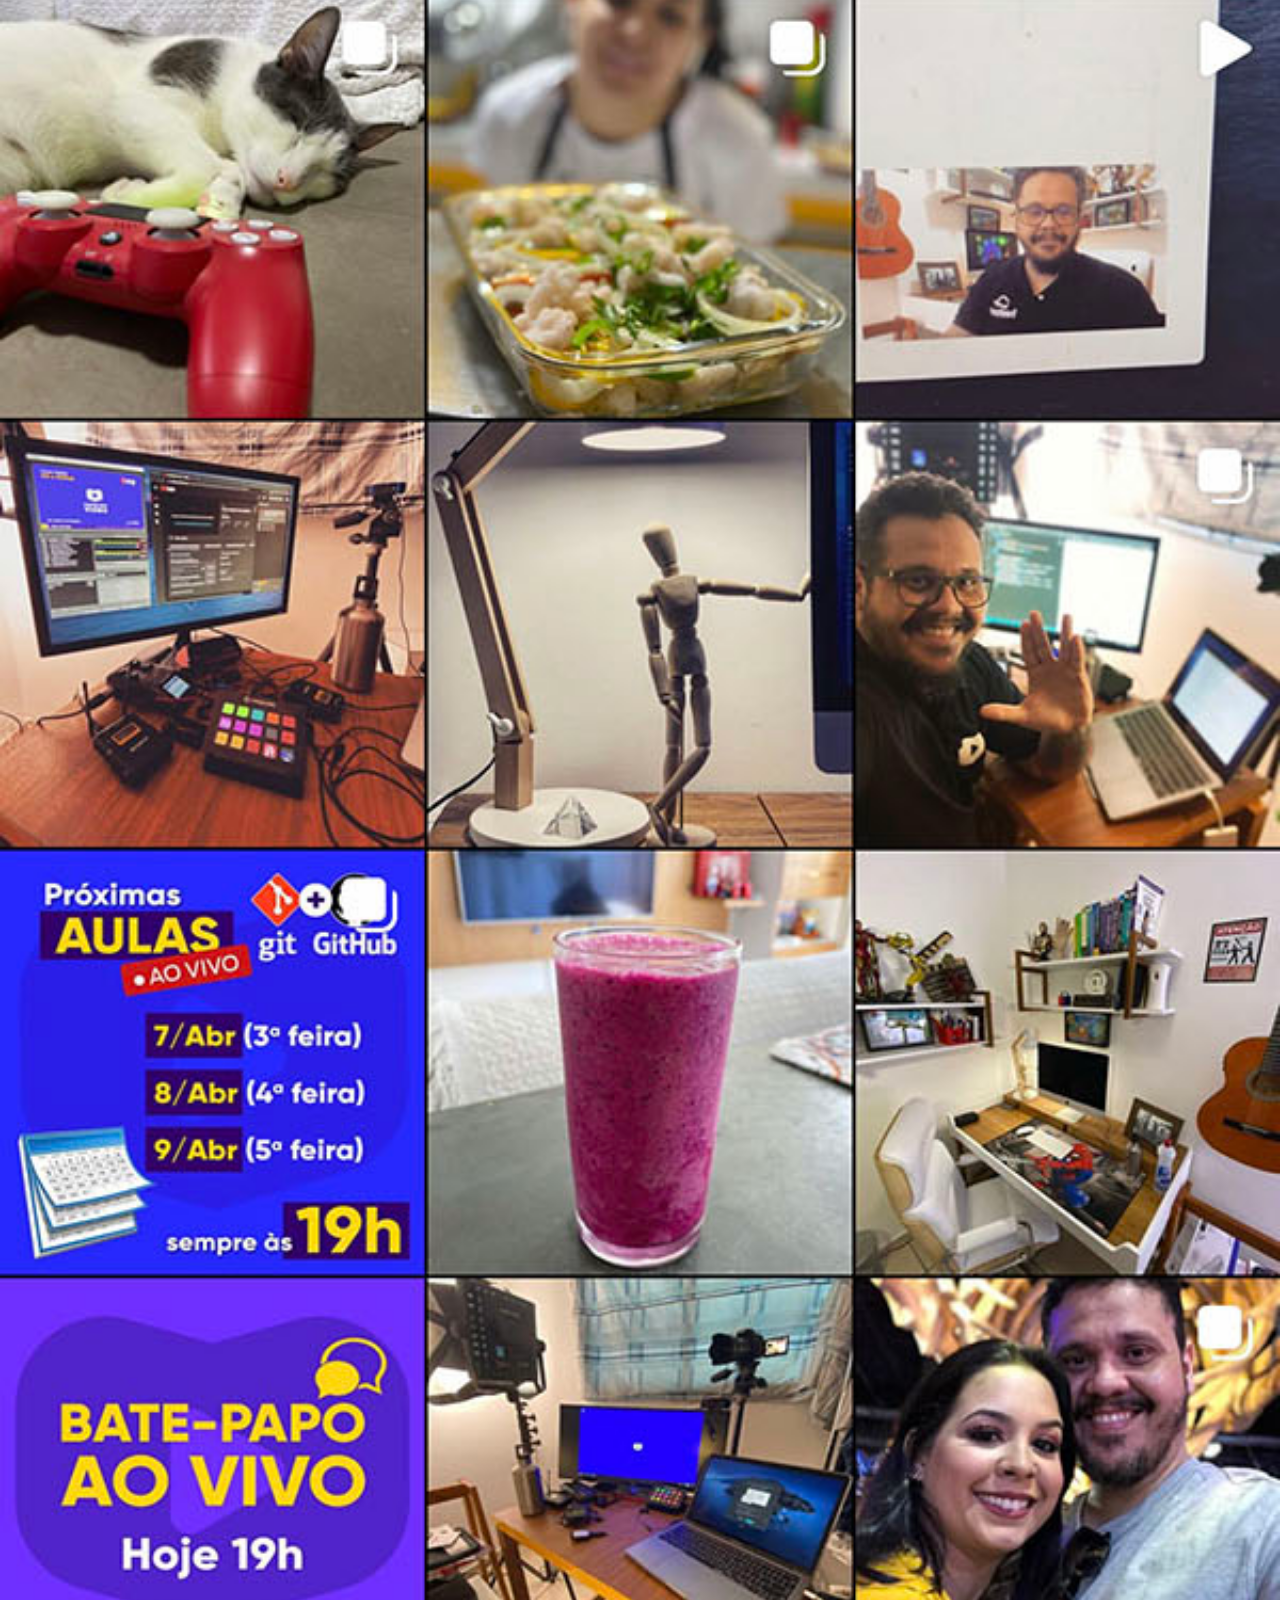
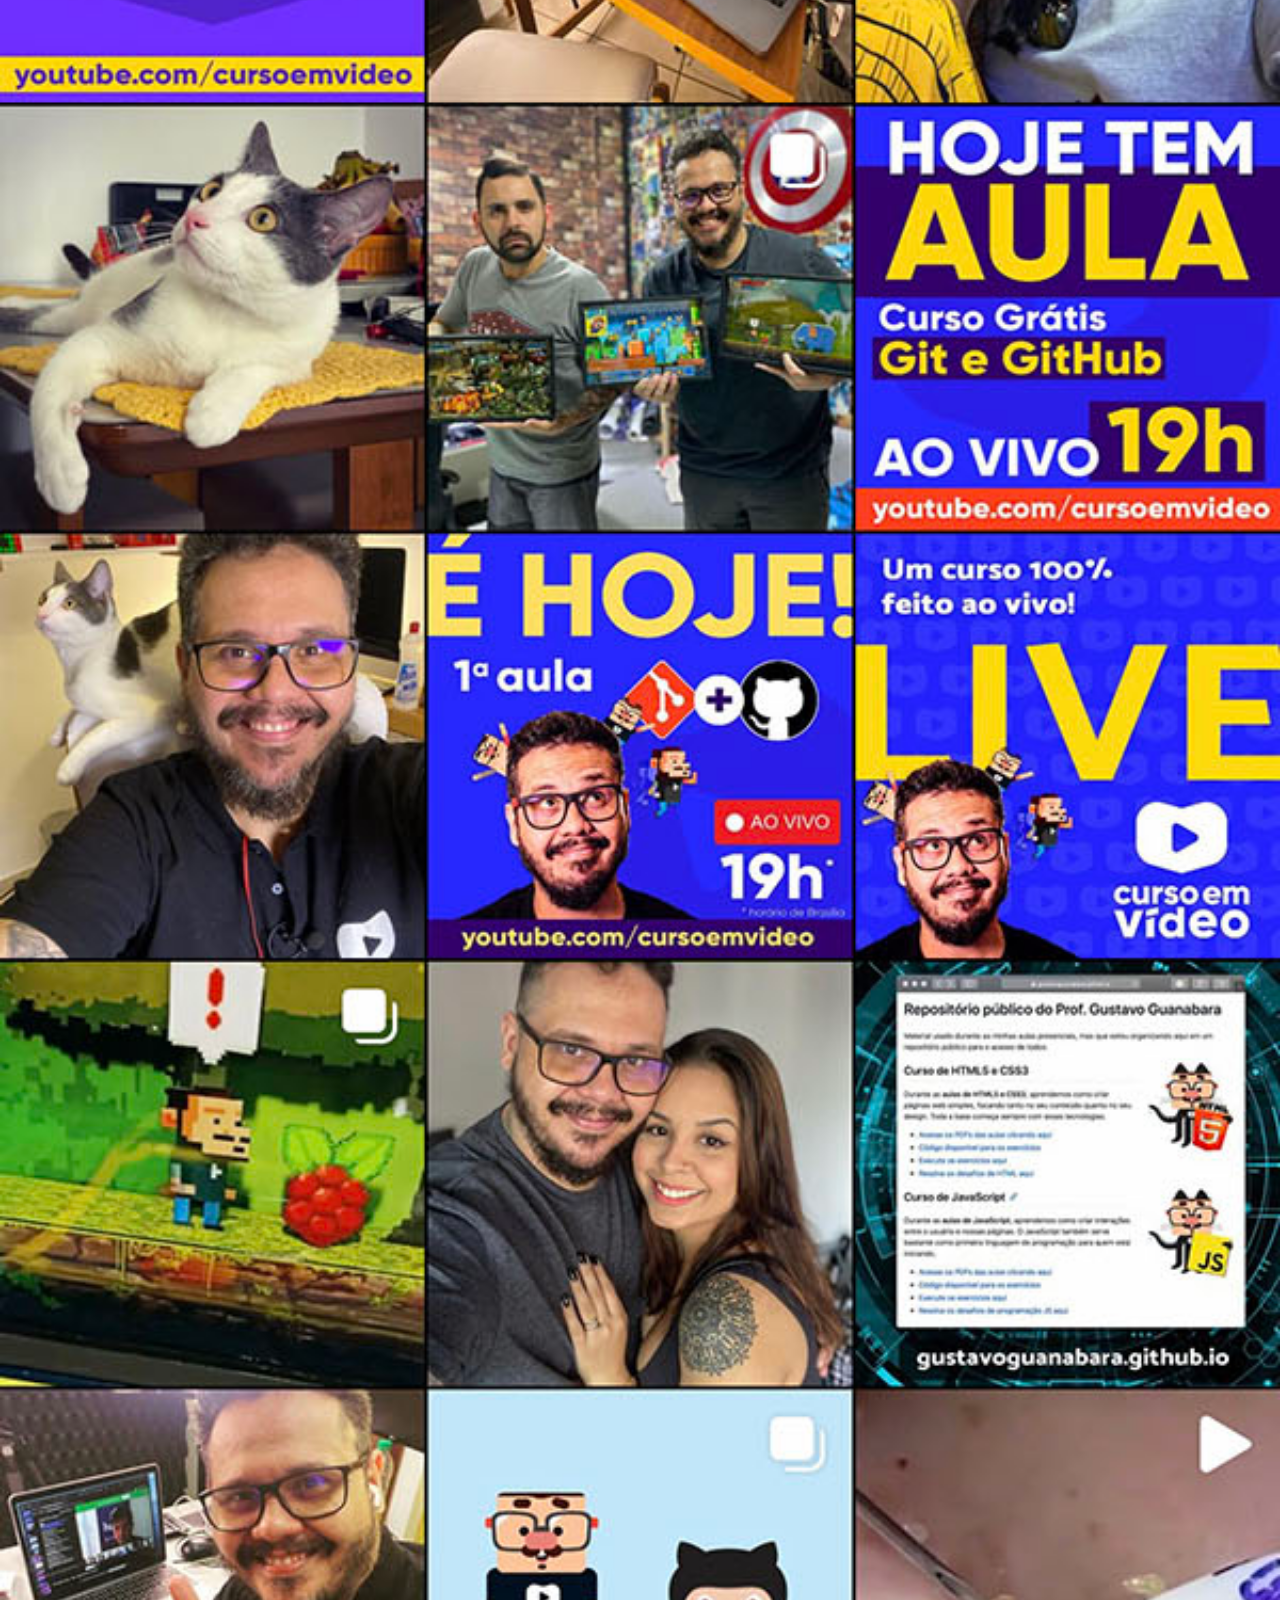
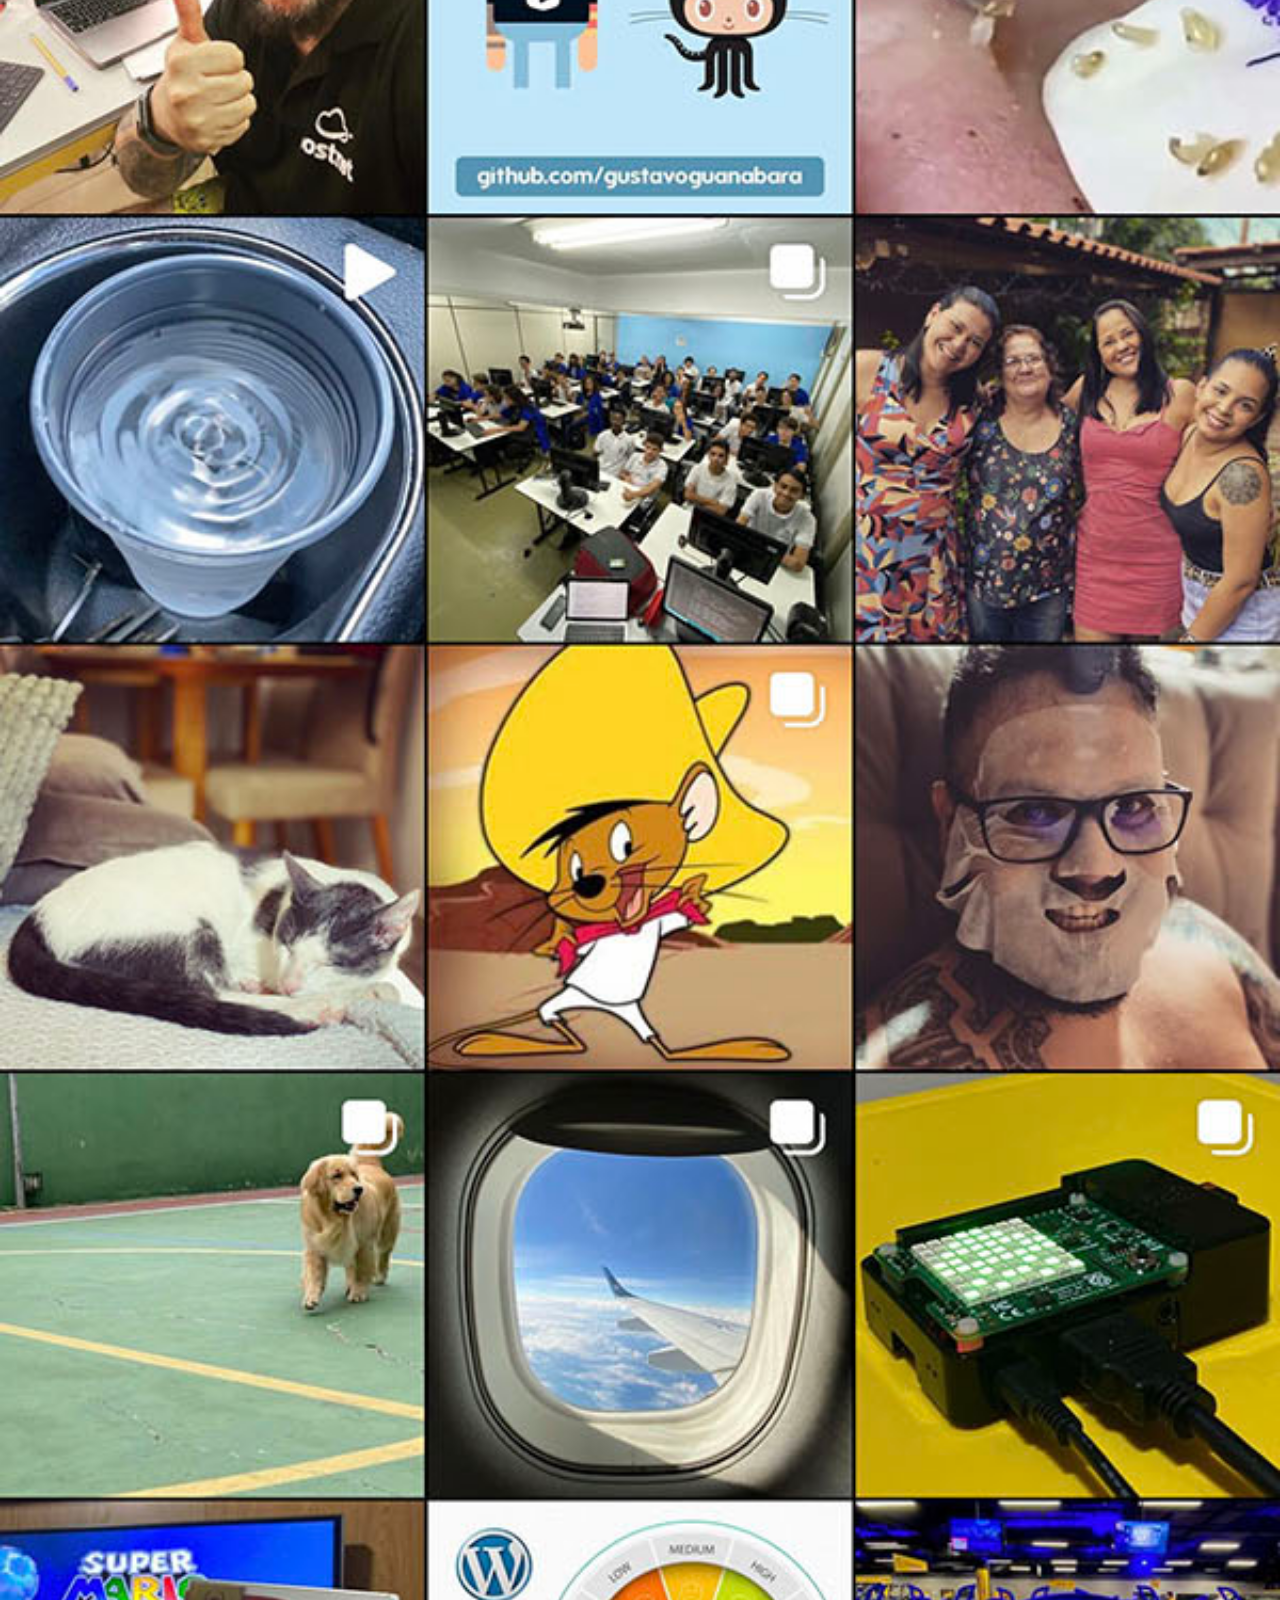
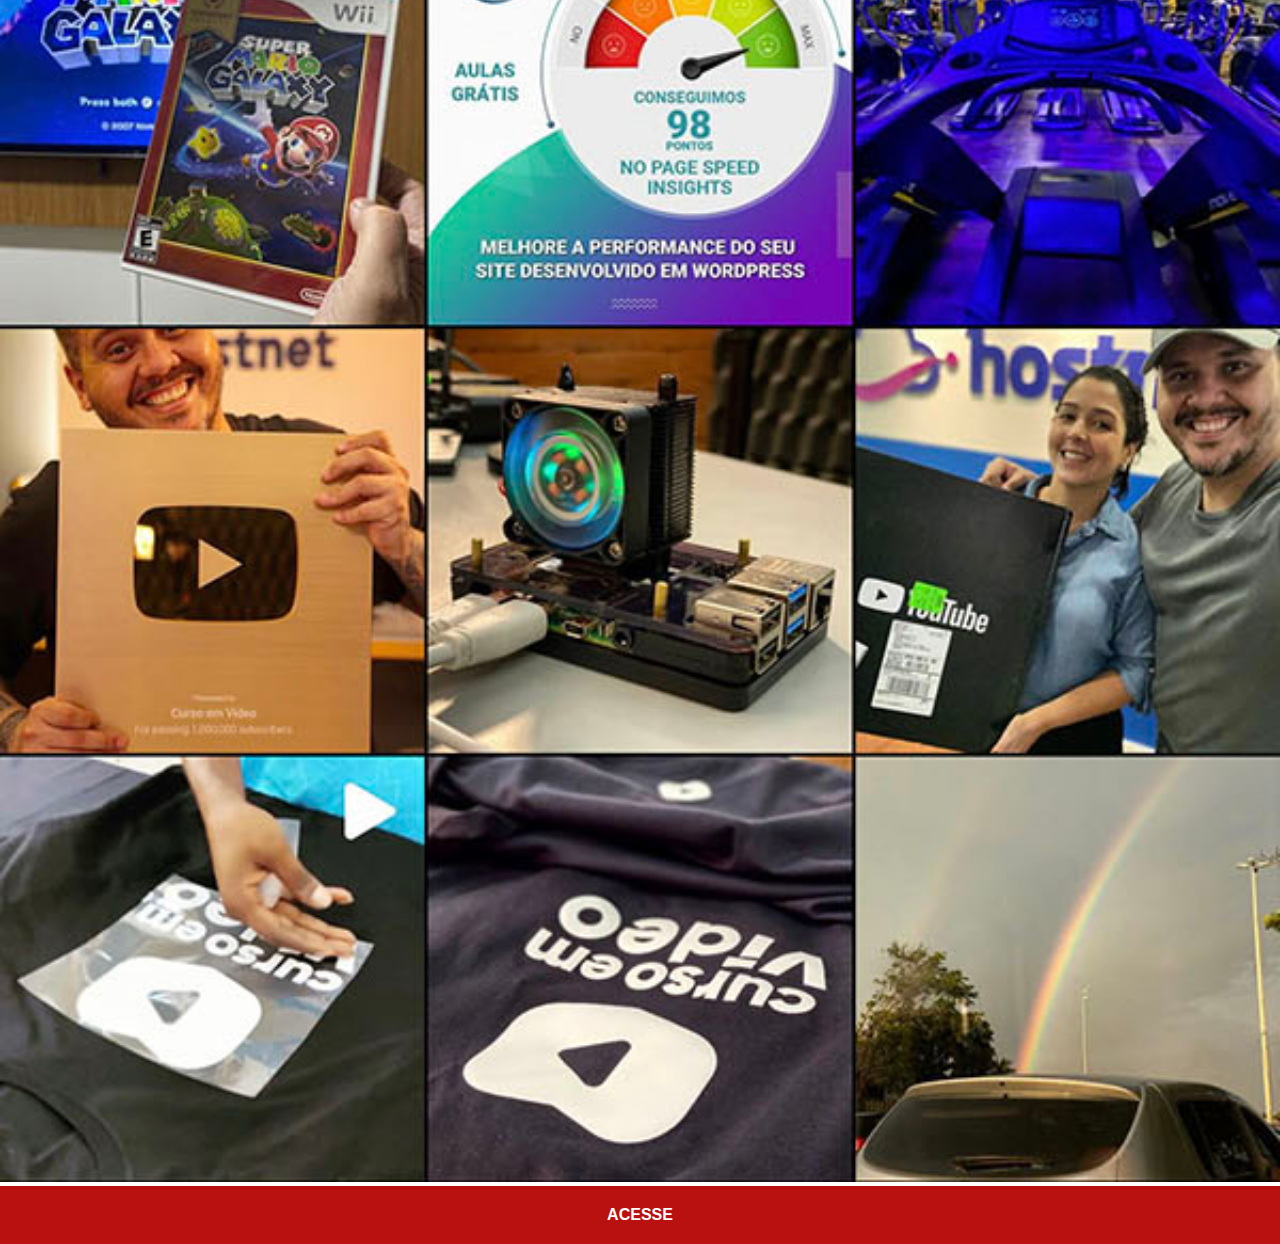
<file: instagram.html>
<!DOCTYPE html>
<html lang="pt-BR">
<head>
    <meta charset="UTF-8">
    <meta http-equiv="X-UA-Compatible" content="IE=edge">
    <meta name="viewport" content="width=device-width, initial-scale=1.0">
    <title>Instagram</title>
    <link rel="stylesheet" href="estilos/social.css">
</head>
<body>
    <img src="imagens/tela-instagram.jpg" alt="Instagram">
    <a href="https://www.instagram.com/leojatahy/" target="_blank">ACESSE</a>
</body>
</html>
</file>
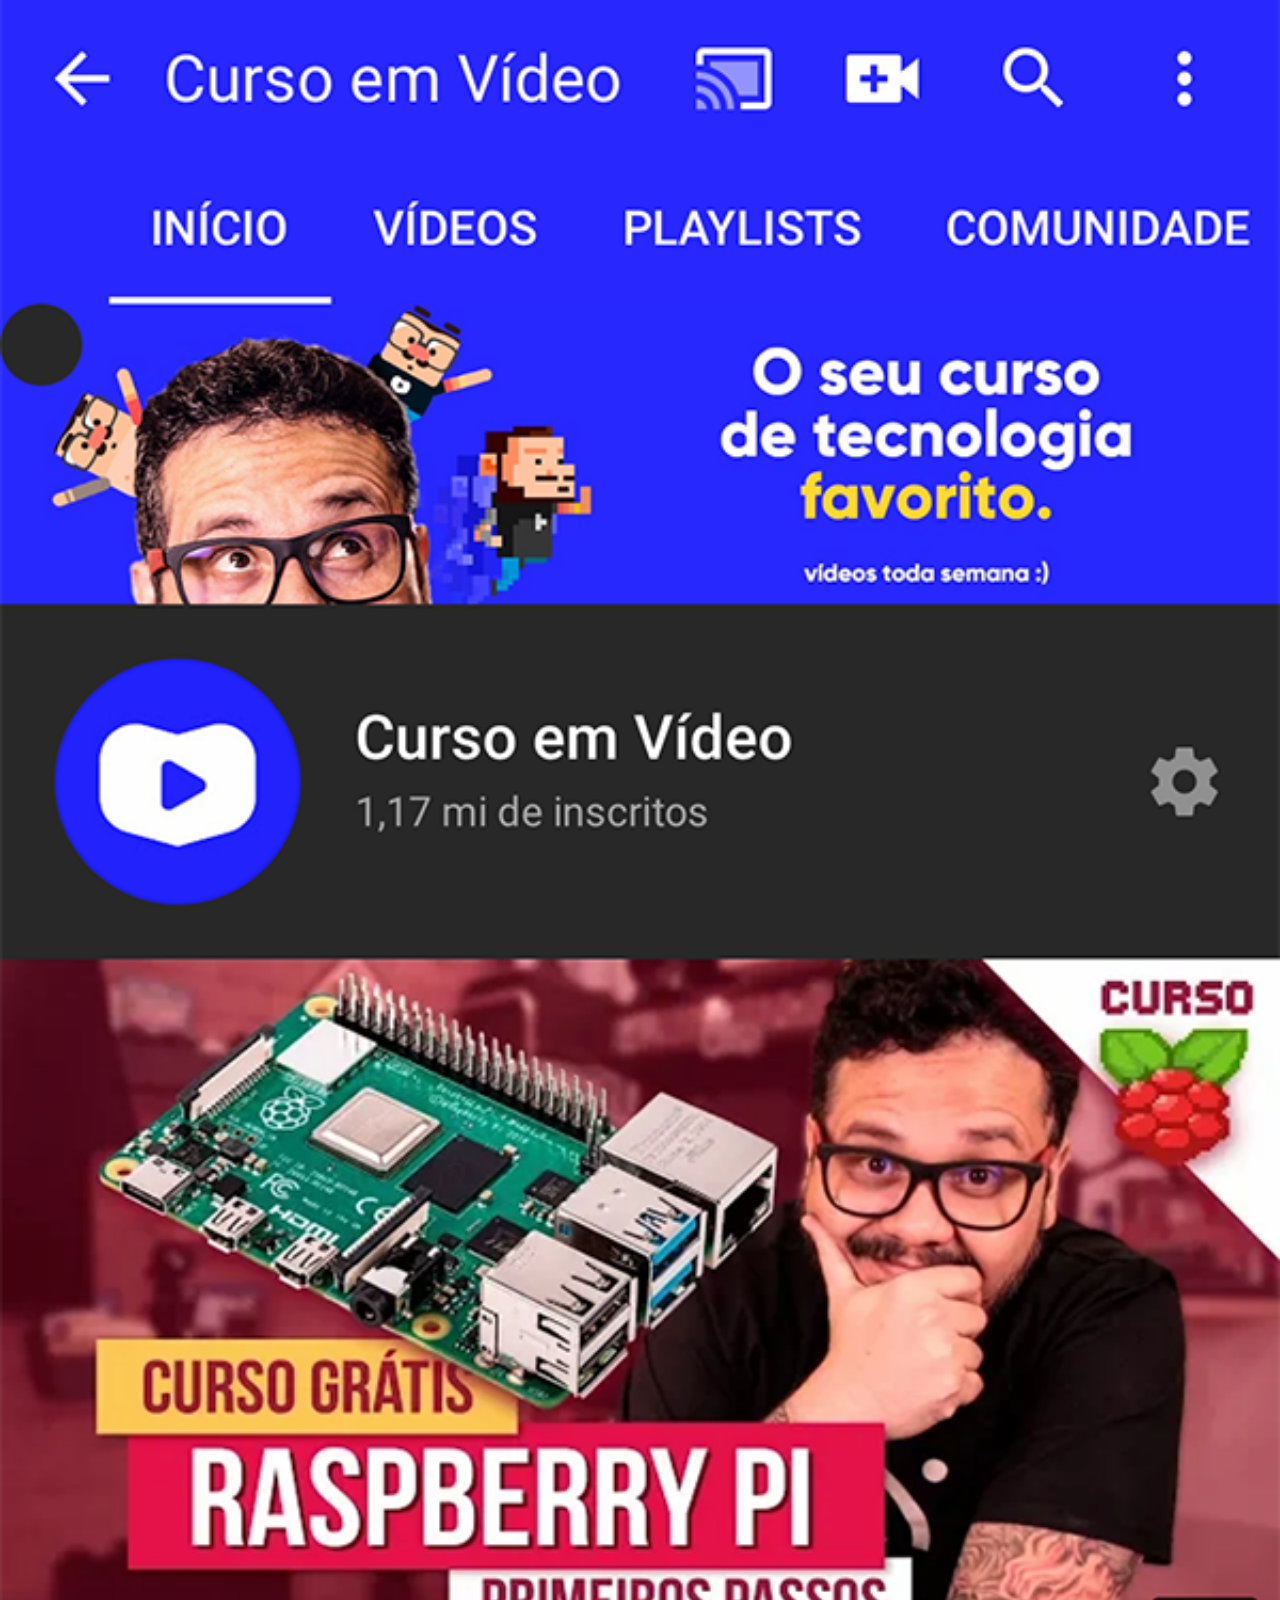
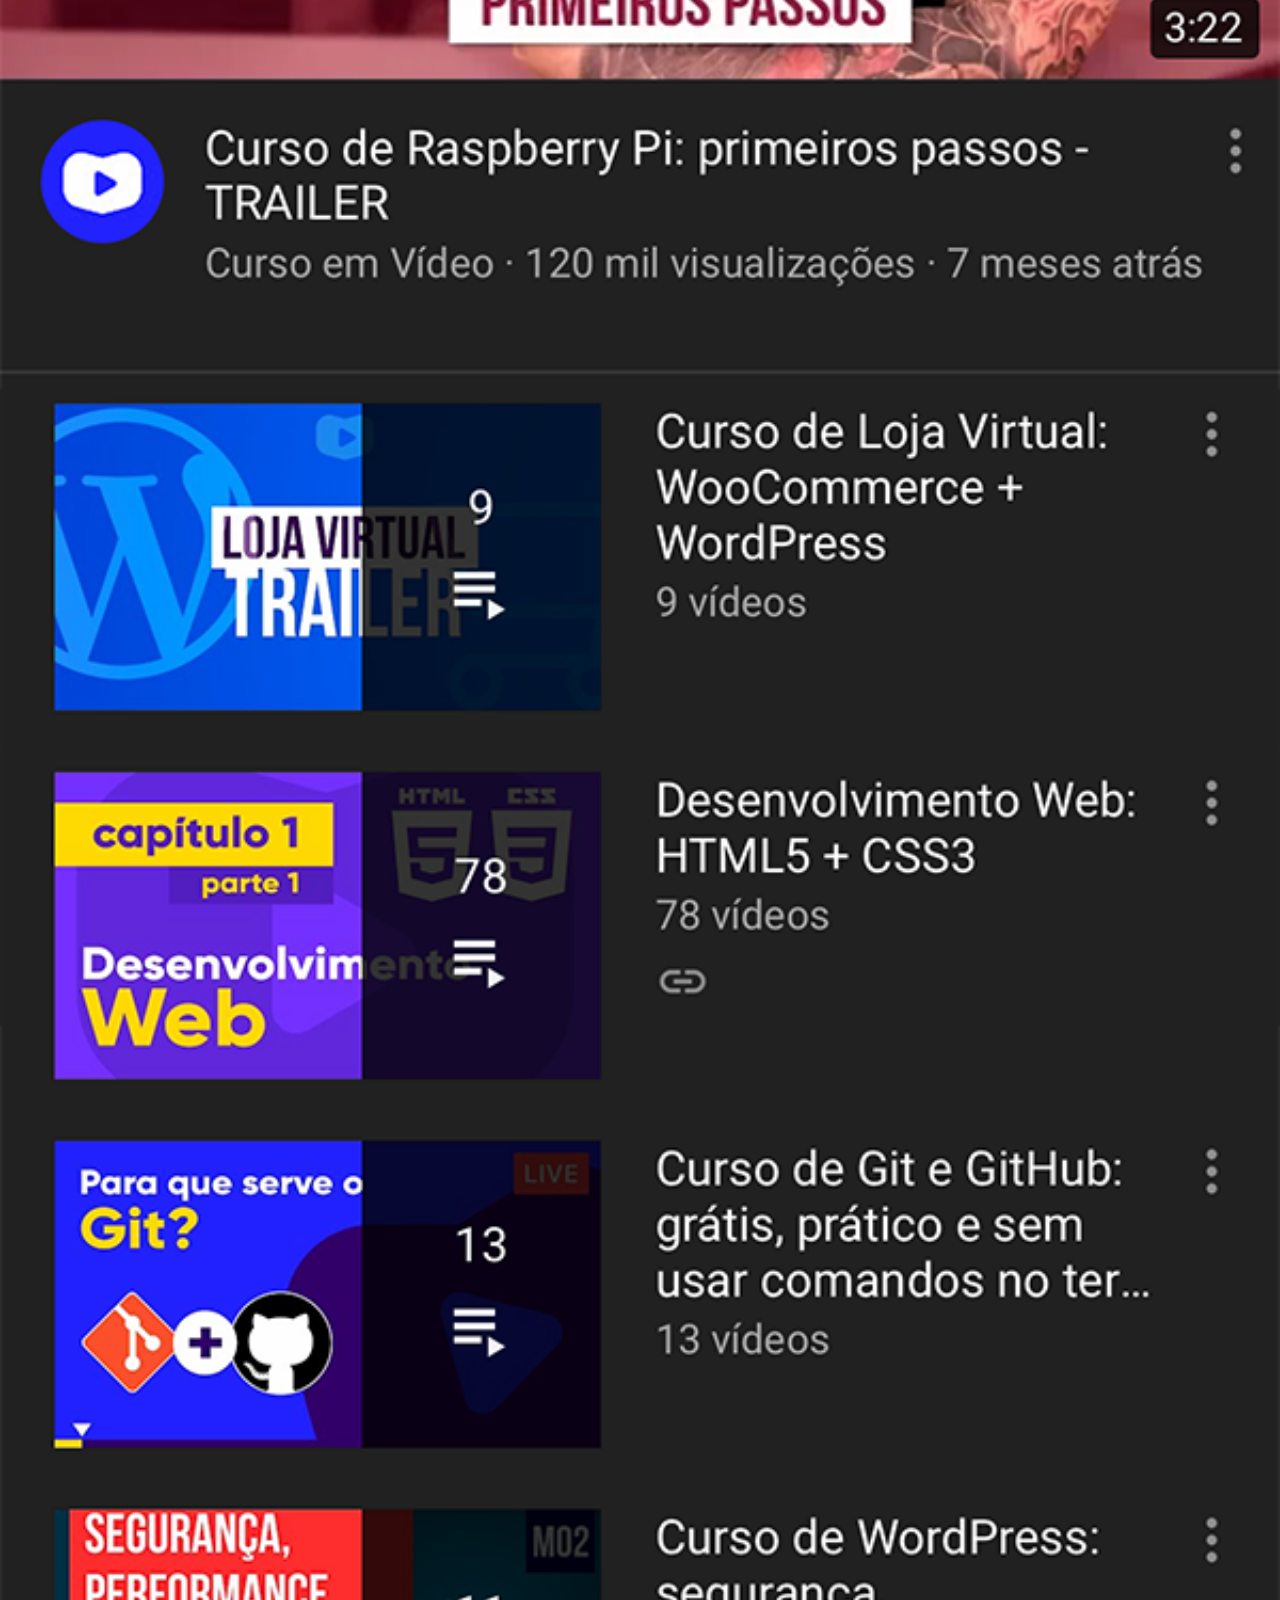
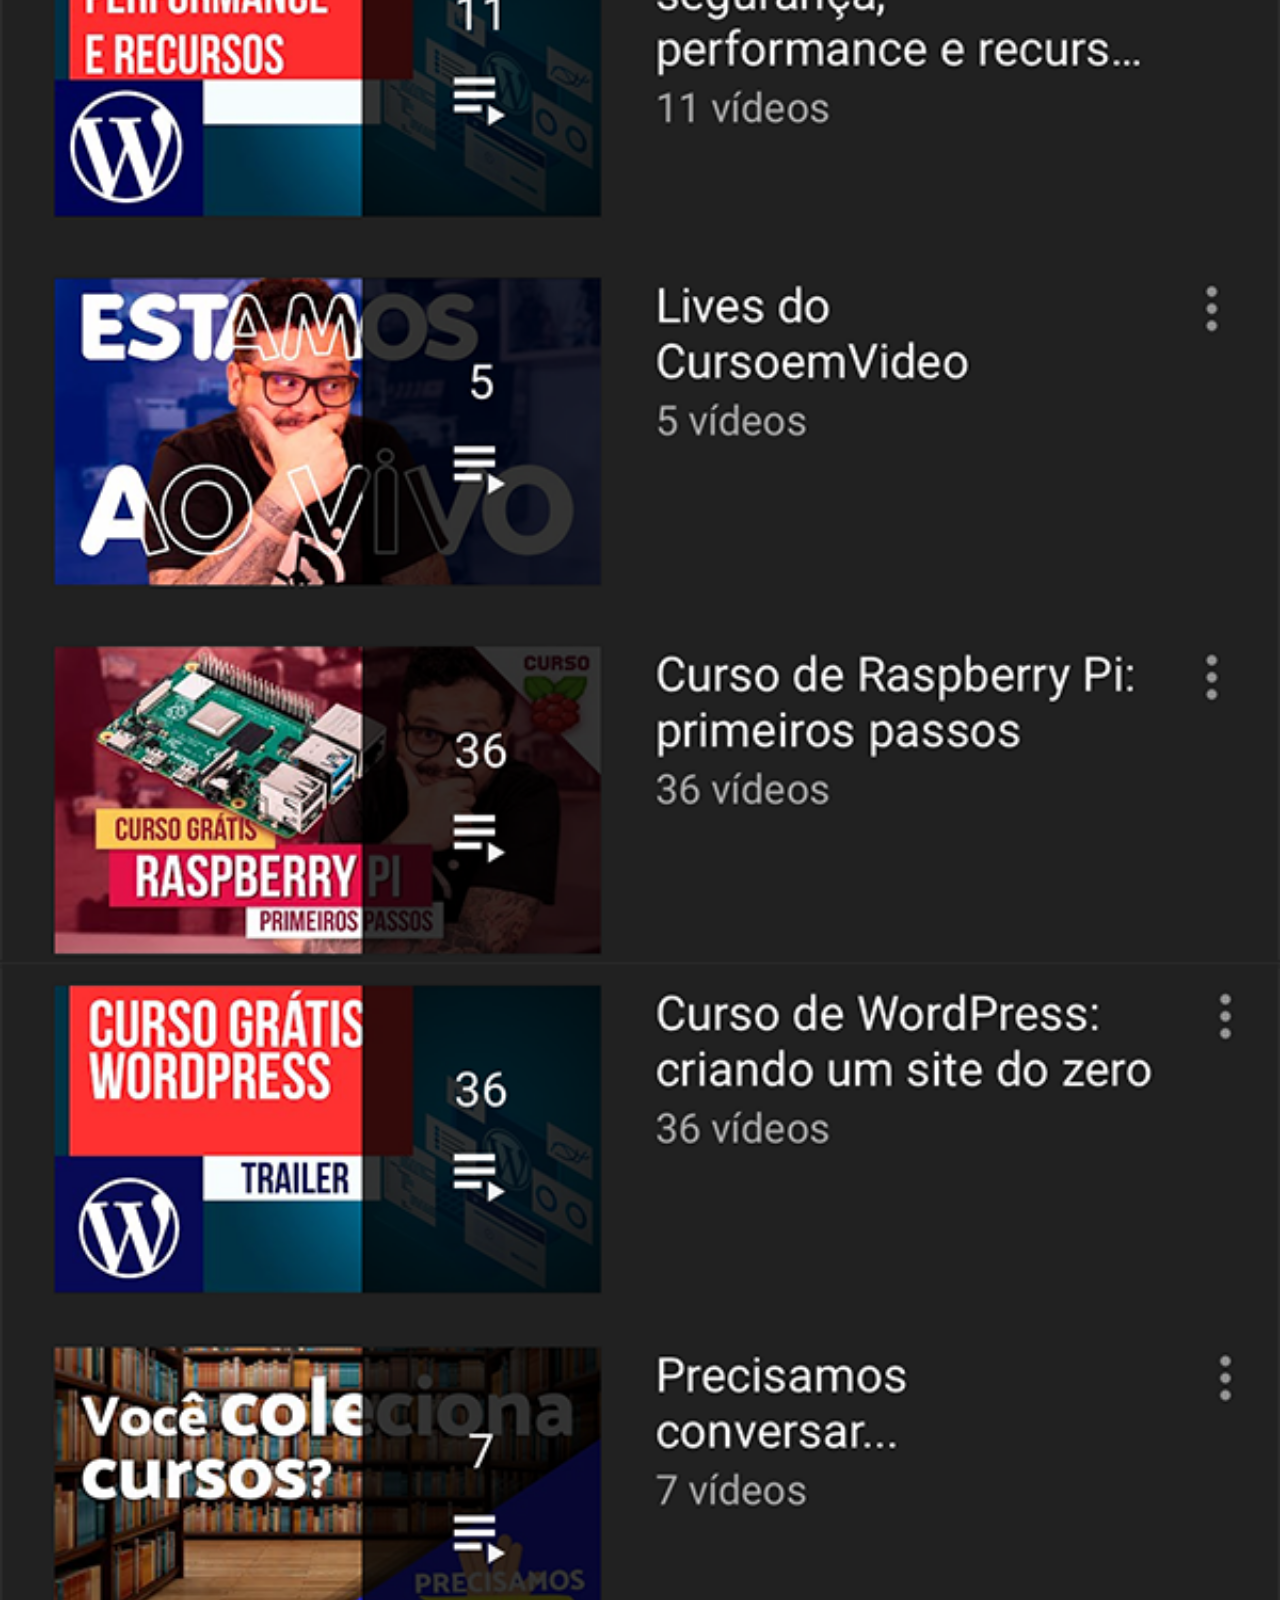
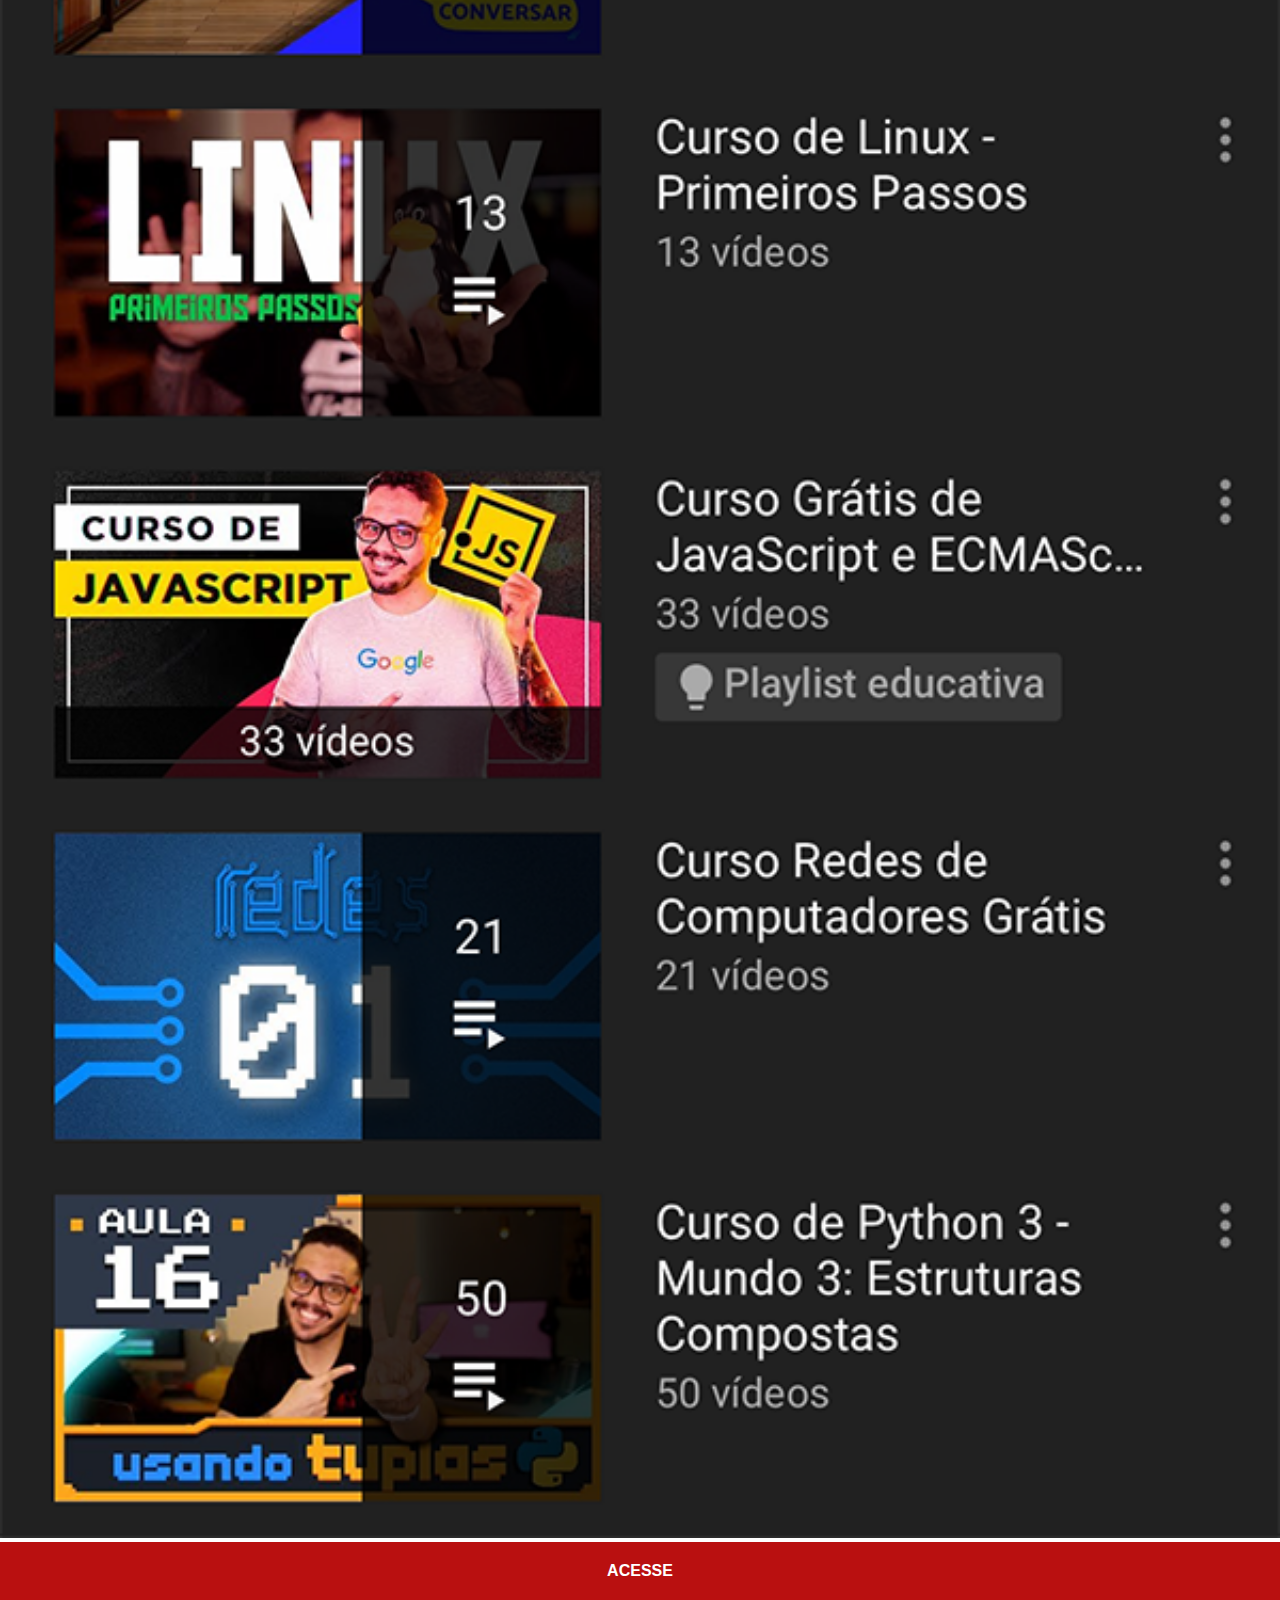
<file: youtube.html>
<!DOCTYPE html>
<html lang="pt-BR">
<head>
    <meta charset="UTF-8">
    <meta http-equiv="X-UA-Compatible" content="IE=edge">
    <meta name="viewport" content="width=device-width, initial-scale=1.0">
    <title>YouTube</title>
    <style>
* {
    font-family: Arial, Helvetica, sans-serif;
    margin: 0%;
    padding: 0%;
}
::-webkit-scrollbar{
    width: 0px;
    height: 0px;
}
img{
    width: 100vw;

}
a{
    display: block;
    background-color: rgb(185, 16, 16);
    padding: 20px;
    text-align: center;
    font-weight: bolder;
    text-decoration: none;
    color: white;
}
    </style>
</head>
<body>
    <img src="imagens/tela-youtube.png" alt="YouTube">
    <a href="https://www.youtube.com/" target="_blank">ACESSE</a>
</body>
</html>
</file>
<file: estilos/style.css>
@charset "UTF-8";

* {
    margin: 0%;
    padding: 0%;
    font-family: Arial, Helvetica, sans-serif;
}

html, body {
    height: 100%;
    width: 100%;
    background-color: black;
}
body {
    background: url('../imagens/fundo-madeira.jpg') no-repeat top center;
    background-size: cover;
    background-attachment: fixed;
}
main {
    height: 100%;
    position: relative;
}
#telefone {
    position: absolute;
    left: 50%;
    top: 50%;
    height: 627px;
    width: 311px;
    transform: translate(-50%, -50%);
    background: url('../imagens/frame-iphone.png') no-repeat;
    
}
iframe#tela {
    position: relative;
    top: 79px; 
    left: 21.9px;
    width: 267.6px;
    height: 471.7px;
}
section#redes-sociais {
    text-align: right;
}
section#redes-sociais img {
    width: 50px;
    margin: 10px;
    border-radius: 50%;
    box-shadow: 2px 2px 5px rgba(0, 0, 0, 0.341);
    box-sizing: border-box;
    
}
#redes-sociais img:hover {
    border: 1px solid rgba(255, 255, 255, 0.527);
    transform: translate(-1px,-5px);
    box-shadow: 2px 5px 10px rgb(0, 0, 0);
    transition: transform .2s;
}
</file>
<file: estilos/social.css>
@charset "UTF-8";

* {
    font-family: Arial, Helvetica, sans-serif;
    margin: 0%;
    padding: 0%;
}
::-webkit-scrollbar{
    width: 0px;
    height: 0px;
}
img{
    width: 100vw;
}
a{
    display: block;
    background-color: rgb(185, 16, 16);
    padding: 20px;
    text-align: center;
    font-weight: bolder;
    text-decoration: none;
    color: white;
}
a:hover{
    background-color: red;
}
</file>
